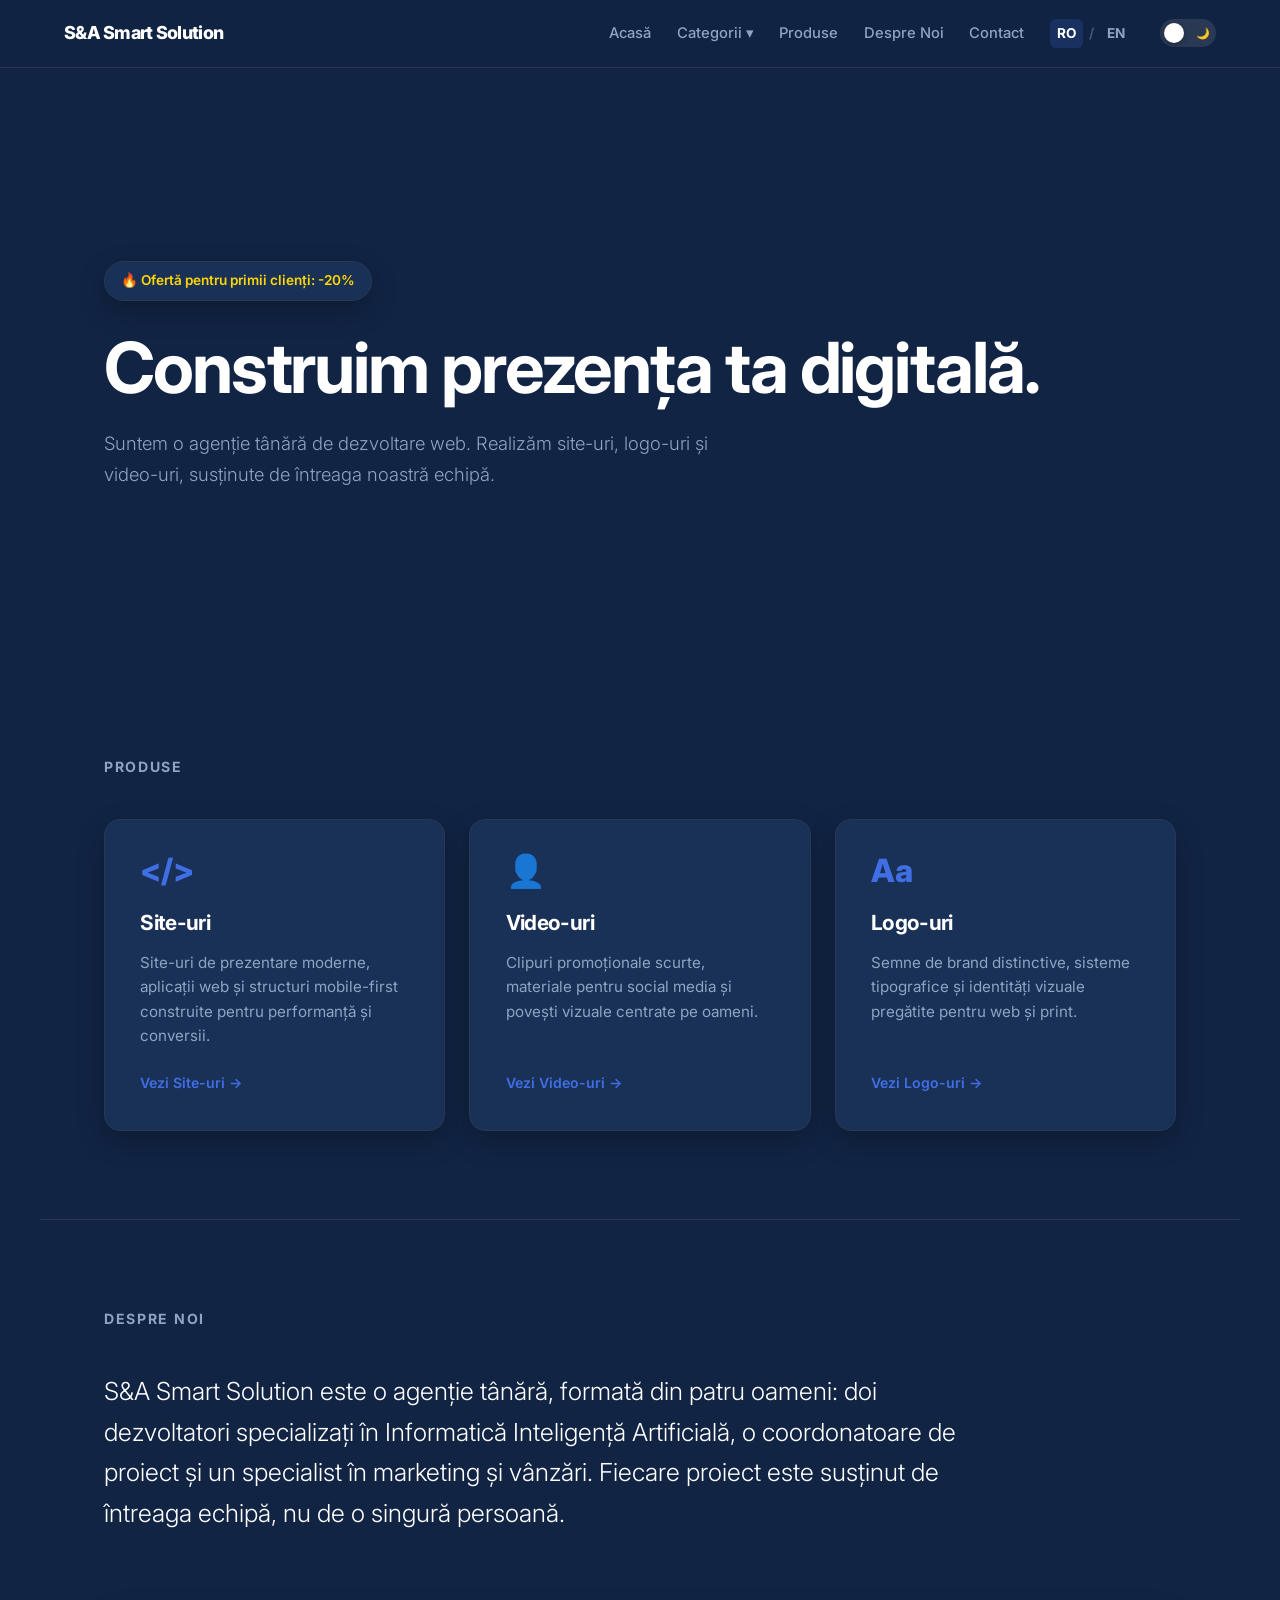
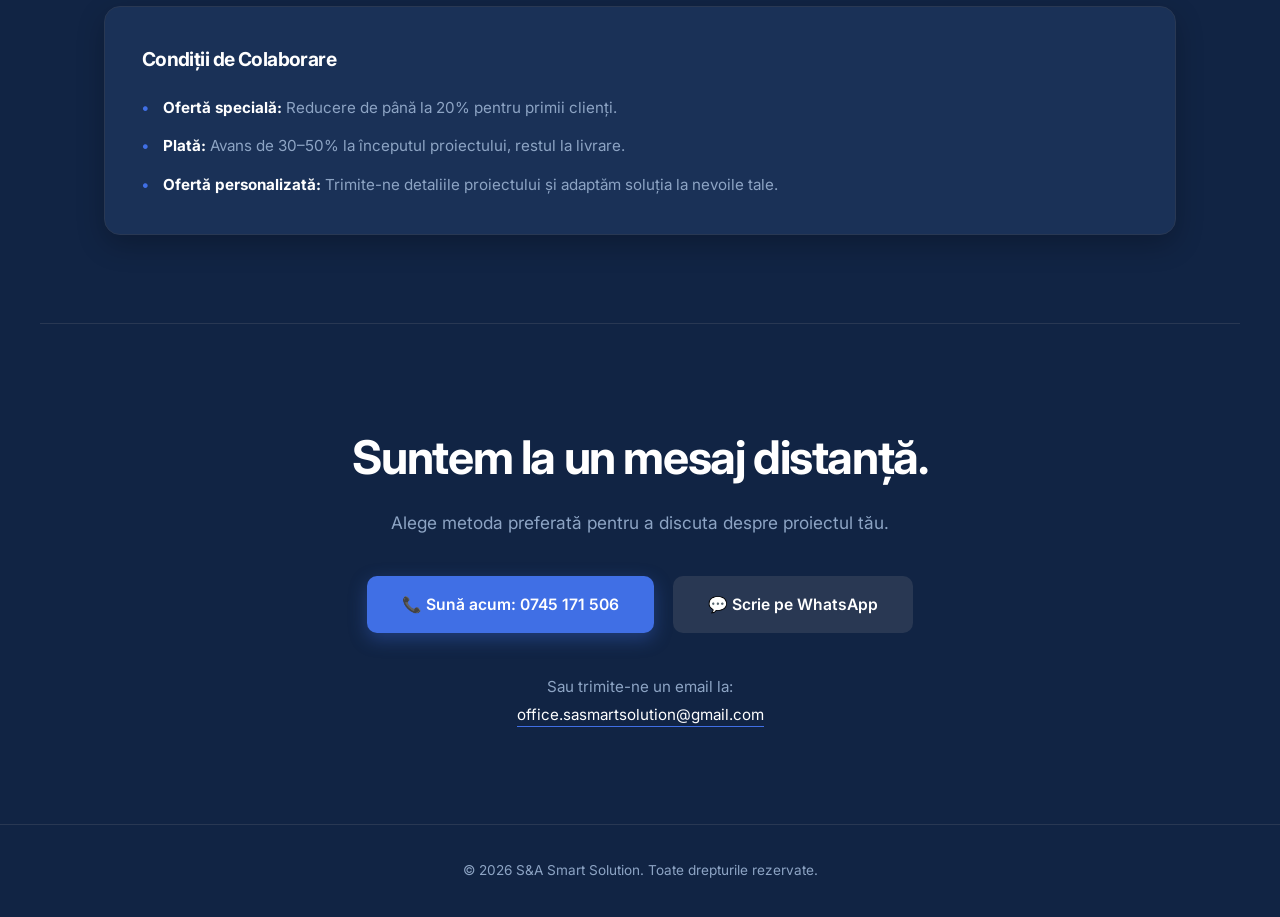
<file: html/homepage.html>
<!DOCTYPE html>
<html lang="ro">

<head>
    <meta charset="UTF-8">
    <meta name="viewport" content="width=device-width, initial-scale=1.0">
    <title>S&A Smart Solution | Web & AI Agency</title>
    <link rel="stylesheet" href="../style.css">
    <link rel="preconnect" href="https://fonts.googleapis.com">
    <link rel="preconnect" href="https://fonts.gstatic.com" crossorigin>
    <link href="https://fonts.googleapis.com/css2?family=Inter:wght@300;400;600;800&display=swap" rel="stylesheet">
</head>

<body>

    <nav class="navbar">
        <a href="homepage.html" class="logo">S&A Smart Solution</a>
        <div class="nav-controls">
            <div class="nav-links" id="navLinks">
                <a href="homepage.html" data-en="Home" data-ro="Acasă">Acasă</a>
                <div class="nav-dropdown">
                    <button type="button" class="dropdown-toggle" id="dropdownToggle" aria-expanded="false"
                        data-en="Categories ▾" data-ro="Categorii ▾">Categorii ▾</button>
                    <div class="dropdown-menu" id="dropdownMenu">
                        <a href="websites.html" data-en="Websites" data-ro="Site-uri">Site-uri</a>
                        <a href="logos.html" data-en="Logos" data-ro="Logo-uri">Logo-uri</a>
                        <a href="videos.html" data-en="Videos" data-ro="Video-uri">Video-uri</a>
                    </div>
                </div>
                <a href="#products" data-en="Products" data-ro="Produse">Produse</a>
                <a href="#about" data-en="About" data-ro="Despre Noi">Despre Noi</a>
                <a href="#contact" data-en="Contact" data-ro="Contact">Contact</a>
                <div class="lang-switch">
                    <span class="lang-btn active" data-lang="ro">RO</span>
                    <span class="lang-sep">/</span>
                    <span class="lang-btn" data-lang="en">EN</span>
                </div>
            </div>
            <label class="theme-switch" for="checkbox">
                <input type="checkbox" id="checkbox" />
                <div class="slider round">
                    <span class="icon sun">☀️</span>
                    <span class="icon moon">🌙</span>
                </div>
            </label>
            <button class="hamburger" id="hamburger" aria-label="Menu" aria-expanded="false">
                <span></span>
                <span></span>
                <span></span>
            </button>
        </div>
    </nav>

    <header class="hero reveal">
        <div class="discount-badge" data-en="🔥 Early client offer: up to 20% off"
            data-ro="🔥 Ofertă pentru primii clienți: -20%">🔥 Ofertă pentru primii clienți: -20%</div>
        <h1 class="hero-title" data-en="We build your digital presence." data-ro="Construim prezența ta digitală.">
            Construim prezența ta digitală.</h1>
        <p class="hero-subtitle"
            data-en="We are a young web development agency. We create websites, logos, and videos to boost your company's engagement."
            data-ro="Suntem o agenție tânără de dezvoltare web. Realizăm site-uri, logo-uri și video-uri, susținute de întreaga noastră echipă.">
            Suntem o agenție tânără de dezvoltare web. Realizăm site-uri, logo-uri și video-uri, susținute de întreaga
            noastră echipă.</p>
    </header>

    <section id="products" class="products-section">
        <h2 class="section-title reveal" data-en="Products" data-ro="Produse">Produse</h2>
        <div class="grid">
            <a href="websites.html" class="product-card reveal">
                <div>
                    <div class="product-symbol">&lt;/&gt;</div>
                    <h3 data-en="Websites" data-ro="Site-uri">Site-uri</h3>
                    <p data-en="Modern presentation websites, custom web apps, and mobile-first layouts built for performance and conversions."
                        data-ro="Site-uri de prezentare moderne, aplicații web și structuri mobile-first construite pentru performanță și conversii.">
                        Site-uri de prezentare moderne, aplicații web și structuri mobile-first construite pentru
                        performanță și conversii.</p>
                </div>
                <span class="product-cta" data-en="Explore Websites →" data-ro="Vezi Site-uri →">Vezi Site-uri →</span>
            </a>

            <a href="videos.html" class="product-card reveal">
                <div>
                    <div class="product-symbol">👤</div>
                    <h3 data-en="Videos" data-ro="Video-uri">Video-uri</h3>
                    <p data-en="Short promotional clips, social media reels, and human-centered brand stories tailored for audience retention."
                        data-ro="Clipuri promoționale scurte, materiale pentru social media și povești vizuale centrate pe oameni.">
                        Clipuri promoționale scurte, materiale pentru social media și povești vizuale centrate pe
                        oameni.</p>
                </div>
                <span class="product-cta" data-en="Explore Videos →" data-ro="Vezi Video-uri →">Vezi Video-uri →</span>
            </a>

            <a href="logos.html" class="product-card reveal">
                <div>
                    <div class="product-symbol">Aa</div>
                    <h3 data-en="Logos" data-ro="Logo-uri">Logo-uri</h3>
                    <p data-en="Distinctive brand marks, typography systems, and versatile visual identities ready for web and print."
                        data-ro="Semne de brand distinctive, sisteme tipografice și identități vizuale pregătite pentru web și print.">
                        Semne de brand distinctive, sisteme tipografice și identități vizuale pregătite pentru web și
                        print.</p>
                </div>
                <span class="product-cta" data-en="Explore Logos →" data-ro="Vezi Logo-uri →">Vezi Logo-uri →</span>
            </a>
        </div>
    </section>

    <section id="about" class="about-section reveal">
        <div class="about-content">
            <h2 class="section-title" data-en="About Us" data-ro="Despre Noi">Despre Noi</h2>
            <p data-en="S&A Smart Solution is a young digital agency made up of four people: two developers specialized in Computer Science Artificial Intelligence, a project coordinator, and a marketing and sales specialist. Every project is supported by the entire team, not just one person."
                data-ro="S&A Smart Solution este o agenție tânără, formată din patru oameni: doi dezvoltatori specializați în Informatică Inteligență Artificială, o coordonatoare de proiect și un specialist în marketing și vânzări. Fiecare proiect este susținut de întreaga echipă, nu de o singură persoană.">
                S&A Smart Solution este o agenție tânără, formată din patru oameni: doi dezvoltatori specializați în
                Informatică Inteligență Artificială, o coordonatoare de proiect și un specialist în marketing și
                vânzări. Fiecare proiect este susținut de întreaga echipă, nu de o singură persoană.</p>
        </div>
    </section>

    <section class="terms-section reveal">
        <div class="terms-box">
            <h3 data-en="Collaboration Terms" data-ro="Condiții de Colaborare">Condiții de Colaborare</h3>
            <ul>
                <li data-en="<strong>Special offer:</strong> Up to 20% discount for early clients."
                    data-ro="<strong>Ofertă specială:</strong> Reducere de până la 20% pentru primii clienți.">
                    <strong>Ofertă specială:</strong> Reducere de până la 20% pentru primii clienți.
                </li>
                <li data-en="<strong>Payment:</strong> 30–50% advance at the start of the project, the rest upon delivery."
                    data-ro="<strong>Plată:</strong> Avans de 30–50% la începutul proiectului, restul la livrare.">
                    <strong>Plată:</strong> Avans de 30–50% la începutul proiectului, restul la livrare.
                </li>
                <li data-en="<strong>Custom offer:</strong> Send us your project details and we will tailor the scope to your needs."
                    data-ro="<strong>Ofertă personalizată:</strong> Trimite-ne detaliile proiectului și adaptăm soluția la nevoile tale.">
                    <strong>Ofertă personalizată:</strong> Trimite-ne detaliile proiectului și adaptăm soluția la
                    nevoile tale.
                </li>
            </ul>
        </div>
    </section>

    <section id="contact" class="contact-section reveal">
        <h2 data-en="We are just a message away." data-ro="Suntem la un mesaj distanță.">Suntem la un mesaj distanță.
        </h2>
        <p class="contact-sub" data-en="Choose your preferred method to discuss your project."
            data-ro="Alege metoda preferată pentru a discuta despre proiectul tău.">Alege metoda preferată pentru a
            discuta despre proiectul tău.</p>
        <div class="contact-buttons">
            <a href="tel:0745171506" class="btn btn-primary" data-en="📞 Call now: 0745 171 506"
                data-ro="📞 Sună acum: 0745 171 506">📞 Sună acum: 0745 171 506</a>
            <a href="https://wa.me/40745171506" target="_blank" rel="noopener noreferrer" class="btn btn-secondary"
                data-en="💬 Message on WhatsApp" data-ro="💬 Scrie pe WhatsApp">💬 Scrie pe WhatsApp</a>
        </div>
        <p class="email-text"
            data-en="Or send us an email at: <br> <a href='mailto:office.sasmartsolution@gmail.com'>office.sasmartsolution@gmail.com</a>"
            data-ro="Sau trimite-ne un email la: <br> <a href='mailto:office.sasmartsolution@gmail.com'>office.sasmartsolution@gmail.com</a>">
            Sau trimite-ne un email la: <br> <a
                href="mailto:office.sasmartsolution@gmail.com">office.sasmartsolution@gmail.com</a></p>
    </section>

    <footer>
        <p data-en="&copy; 2026 S&A Smart Solution. All rights reserved."
            data-ro="&copy; 2026 S&A Smart Solution. Toate drepturile rezervate.">&copy; 2026 S&A Smart Solution. Toate
            drepturile rezervate.</p>
    </footer>

    <script src="../js/theme.js"></script>
    <script src="../js/lang.js"></script>
    <script src="../js/hamburger.js"></script>
    <script src="../js/reveal.js"></script>
</body>

</html>
</file>
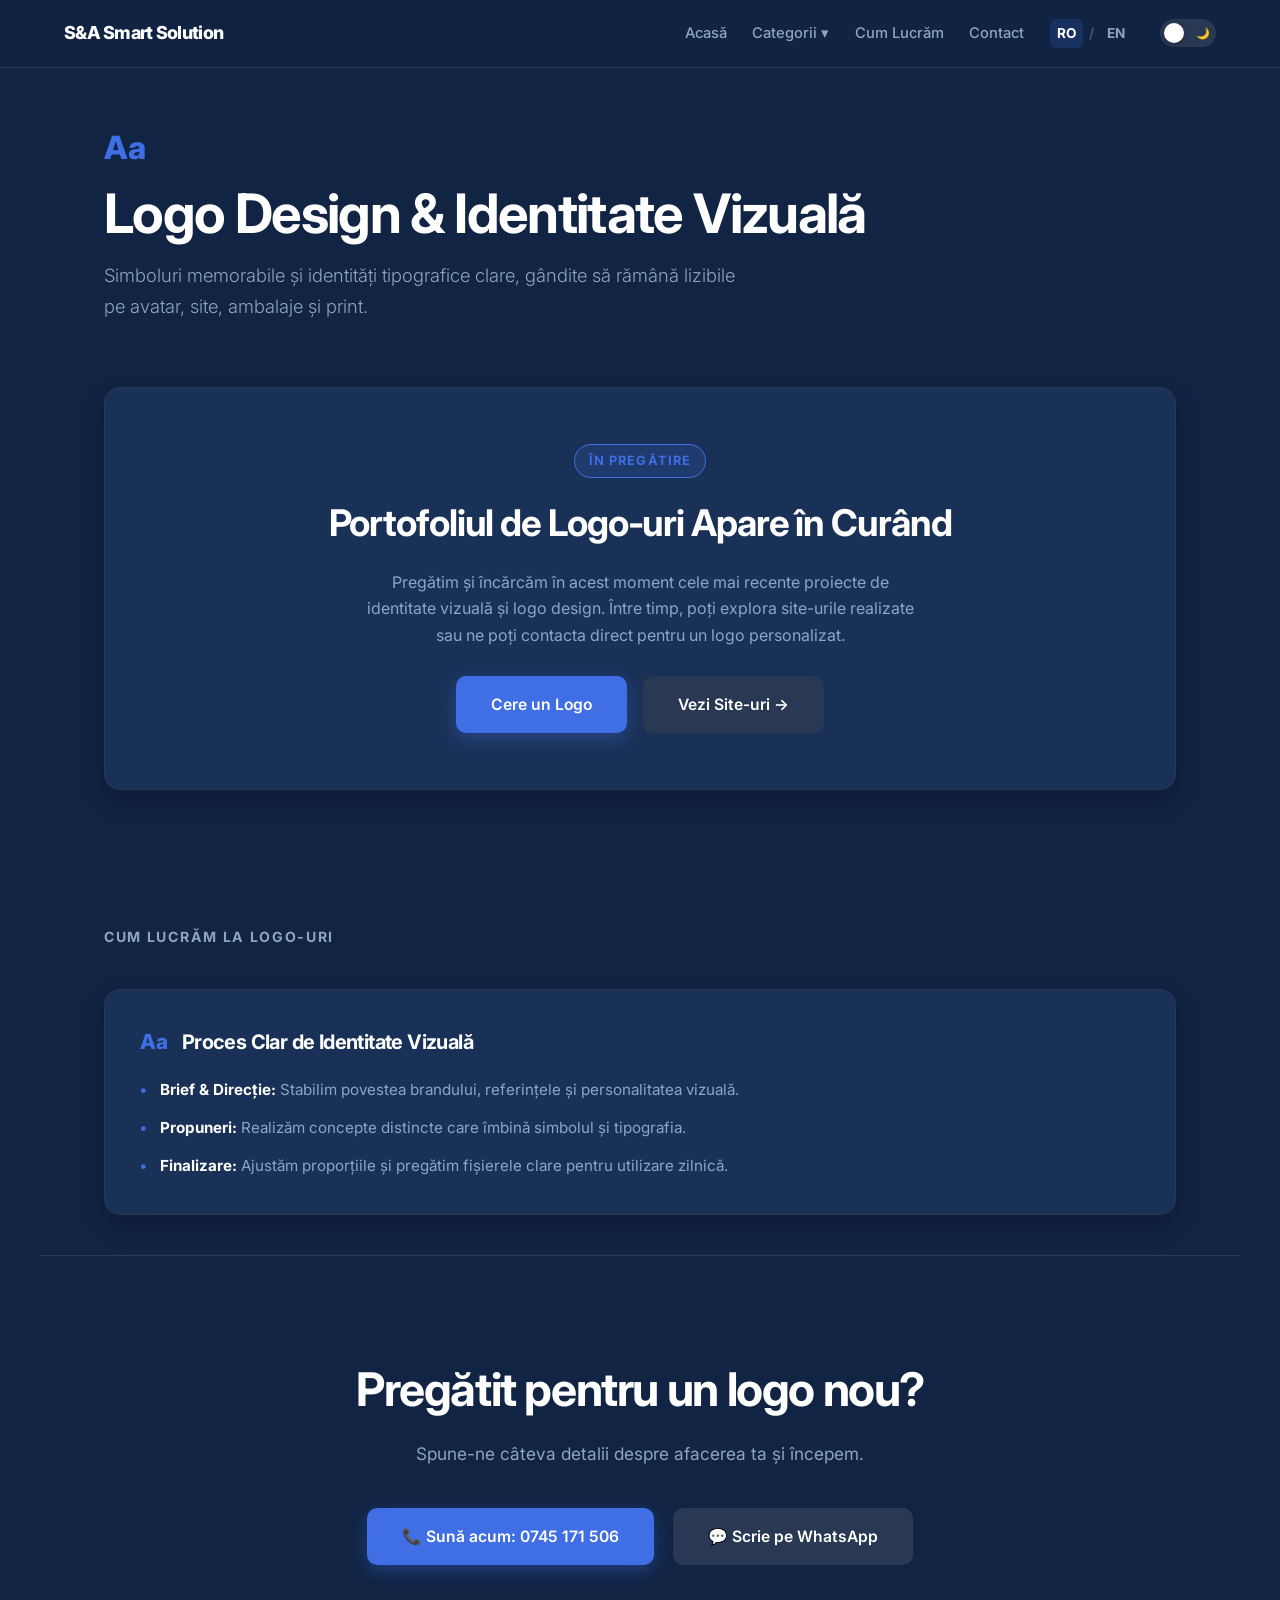
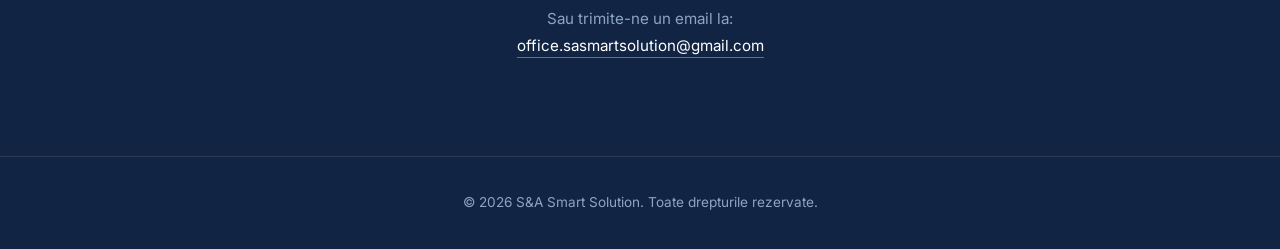
<file: html/logos.html>
<!DOCTYPE html>
<html lang="ro">

<head>
    <meta charset="UTF-8">
    <meta name="viewport" content="width=device-width, initial-scale=1.0">
    <title>Logos | S&A Smart Solution</title>
    <link rel="stylesheet" href="../style.css">
    <link rel="preconnect" href="https://fonts.googleapis.com">
    <link rel="preconnect" href="https://fonts.gstatic.com" crossorigin>
    <link href="https://fonts.googleapis.com/css2?family=Inter:wght@300;400;600;800&display=swap" rel="stylesheet">
    <style>
        .coming-soon-section {
            max-width: 1200px;
            margin: 0 auto;
            padding: 2rem 5% 4rem 5%;
        }

        .coming-soon-card {
            background-color: var(--bg-elevated);
            border: 1px solid var(--border);
            border-radius: var(--radius);
            padding: 3.5rem 2rem;
            text-align: center;
            box-shadow: var(--shadow);
            display: flex;
            flex-direction: column;
            align-items: center;
            gap: 1rem;
        }

        .coming-soon-badge {
            display: inline-flex;
            align-items: center;
            padding: 6px 14px;
            border-radius: 999px;
            background-color: rgba(64, 111, 229, 0.15);
            border: 1px solid var(--primary);
            color: var(--primary);
            font-size: 0.8rem;
            font-weight: 700;
            text-transform: uppercase;
            letter-spacing: 0.08em;
        }

        .coming-soon-card h2 {
            font-size: clamp(1.6rem, 3.5vw, 2.3rem);
        }

        .coming-soon-card p {
            max-width: 560px;
            color: var(--text-muted);
            font-size: 1rem;
            line-height: 1.65;
        }

        .coming-soon-actions {
            margin-top: 0.75rem;
            display: flex;
            flex-wrap: wrap;
            justify-content: center;
            gap: 1rem;
        }
    </style>
</head>

<body>

    <nav class="navbar">
        <a href="homepage.html" class="logo">S&A Smart Solution</a>
        <div class="nav-controls">
            <div class="nav-links" id="navLinks">
                <a href="homepage.html" data-en="Home" data-ro="Acasă">Acasă</a>
                <div class="nav-dropdown">
                    <button type="button" class="dropdown-toggle" id="dropdownToggle" aria-expanded="false"
                        data-en="Categories ▾" data-ro="Categorii ▾">Categorii ▾</button>
                    <div class="dropdown-menu" id="dropdownMenu">
                        <a href="websites.html" data-en="Websites" data-ro="Site-uri">Site-uri</a>
                        <a href="logos.html" data-en="Logos" data-ro="Logo-uri">Logo-uri</a>
                        <a href="videos.html" data-en="Videos" data-ro="Video-uri">Video-uri</a>
                    </div>
                </div>
                <a href="#workflow-logos" data-en="How We Work" data-ro="Cum Lucrăm">Cum Lucrăm</a>
                <a href="#contact" data-en="Contact" data-ro="Contact">Contact</a>
                <div class="lang-switch">
                    <span class="lang-btn active" data-lang="ro">RO</span>
                    <span class="lang-sep">/</span>
                    <span class="lang-btn" data-lang="en">EN</span>
                </div>
            </div>
            <label class="theme-switch" for="checkbox">
                <input type="checkbox" id="checkbox" />
                <div class="slider round">
                    <span class="icon sun">☀️</span>
                    <span class="icon moon">🌙</span>
                </div>
            </label>
            <button class="hamburger" id="hamburger" aria-label="Menu" aria-expanded="false">
                <span></span>
                <span></span>
                <span></span>
            </button>
        </div>
    </nav>

    <header class="page-header reveal">
        <div class="product-symbol">Aa</div>
        <h1 class="page-title" data-en="Logo Design & Brand Marks" data-ro="Logo Design & Identitate Vizuală">Logo
            Design & Identitate Vizuală</h1>
        <p class="page-subtitle"
            data-en="Memorable symbols and clean wordmarks designed to stay sharp across avatars, headers, packaging, and print."
            data-ro="Simboluri memorabile și identități tipografice clare, gândite să rămână lizibile pe avatar, site, ambalaje și print.">
            Simboluri memorabile și identități tipografice clare, gândite să rămână lizibile pe avatar, site, ambalaje
            și print.</p>
    </header>

    <section class="coming-soon-section">
        <div class="coming-soon-card reveal">
            <span class="coming-soon-badge" data-en="In Preparation" data-ro="În Pregătire">În Pregătire</span>
            <h2 data-en="Logo Portfolio Coming Soon" data-ro="Portofoliul de Logo-uri Apare în Curând">Portofoliul de
                Logo-uri Apare în Curând</h2>
            <p data-en="We are currently curating and uploading our latest brand identity and logo design projects. In the meantime, you can explore our live websites or reach out directly for a custom logo."
                data-ro="Pregătim și încărcăm în acest moment cele mai recente proiecte de identitate vizuală și logo design. Între timp, poți explora site-urile realizate sau ne poți contacta direct pentru un logo personalizat.">
                Pregătim și încărcăm în acest moment cele mai recente proiecte de identitate vizuală și logo design.
                Între timp, poți explora site-urile realizate sau ne poți contacta direct pentru un logo personalizat.
            </p>
            <div class="coming-soon-actions">
                <a href="#contact" class="btn btn-primary" data-en="Request a Logo" data-ro="Cere un Logo">Cere un
                    Logo</a>
                <a href="websites.html" class="btn btn-secondary" data-en="Explore Websites →"
                    data-ro="Vezi Site-uri →">Vezi Site-uri →</a>
            </div>
        </div>
    </section>

    <section id="workflow-logos" class="workflow-section">
        <h2 class="section-title reveal" data-en="How We Design Logos" data-ro="Cum Lucrăm la Logo-uri">Cum Lucrăm la
            Logo-uri</h2>
        <div class="workflow-card reveal">
            <div class="workflow-header">
                <span class="workflow-badge">Aa</span>
                <h3 data-en="Structured Visual Identity Process" data-ro="Proces Clar de Identitate Vizuală">Proces Clar
                    de Identitate Vizuală</h3>
            </div>
            <ul class="workflow-steps">
                <li data-en="<strong>Brief & Mood:</strong> We gather your brand story, references, and visual personality."
                    data-ro="<strong>Brief & Direcție:</strong> Stabilim povestea brandului, referințele și personalitatea vizuală.">
                    <strong>Brief & Direcție:</strong> Stabilim povestea brandului, referințele și personalitatea
                    vizuală.
                </li>
                <li data-en="<strong>Explorations:</strong> We create distinct logo concepts combining symbol and typography."
                    data-ro="<strong>Propuneri:</strong> Realizăm concepte distincte care îmbină simbolul și tipografia.">
                    <strong>Propuneri:</strong> Realizăm concepte distincte care îmbină simbolul și tipografia.
                </li>
                <li data-en="<strong>Finalization:</strong> We refine proportions and prepare clean files for everyday use."
                    data-ro="<strong>Finalizare:</strong> Ajustăm proporțiile și pregătim fișierele clare pentru utilizare zilnică.">
                    <strong>Finalizare:</strong> Ajustăm proporțiile și pregătim fișierele clare pentru utilizare
                    zilnică.
                </li>
            </ul>
        </div>
    </section>

    <section id="contact" class="contact-section reveal">
        <h2 data-en="Ready to shape your brand mark?" data-ro="Pregătit pentru un logo nou?">Pregătit pentru un logo
            nou?</h2>
        <p class="contact-sub" data-en="Tell us about your business and let's start."
            data-ro="Spune-ne câteva detalii despre afacerea ta și începem.">Spune-ne câteva detalii despre afacerea ta
            și începem.</p>
        <div class="contact-buttons">
            <a href="tel:0745171506" class="btn btn-primary" data-en="📞 Call now: 0745 171 506"
                data-ro="📞 Sună acum: 0745 171 506">📞 Sună acum: 0745 171 506</a>
            <a href="https://wa.me/40745171506" target="_blank" rel="noopener noreferrer" class="btn btn-secondary"
                data-en="💬 Message on WhatsApp" data-ro="💬 Scrie pe WhatsApp">💬 Scrie pe WhatsApp</a>
        </div>
        <p class="email-text"
            data-en="Or send us an email at: <br> <a href='mailto:office.sasmartsolution@gmail.com'>office.sasmartsolution@gmail.com</a>"
            data-ro="Sau trimite-ne un email la: <br> <a href='mailto:office.sasmartsolution@gmail.com'>office.sasmartsolution@gmail.com</a>">
            Sau trimite-ne un email la: <br> <a
                href="mailto:office.sasmartsolution@gmail.com">office.sasmartsolution@gmail.com</a></p>
    </section>

    <footer>
        <p data-en="&copy; 2026 S&A Smart Solution. All rights reserved."
            data-ro="&copy; 2026 S&A Smart Solution. Toate drepturile rezervate.">&copy; 2026 S&A Smart Solution. Toate
            drepturile rezervate.</p>
    </footer>

    <script src="../js/theme.js"></script>
    <script src="../js/lang.js"></script>
    <script src="../js/hamburger.js"></script>
    <script src="../js/reveal.js"></script>
</body>

</html>
</file>
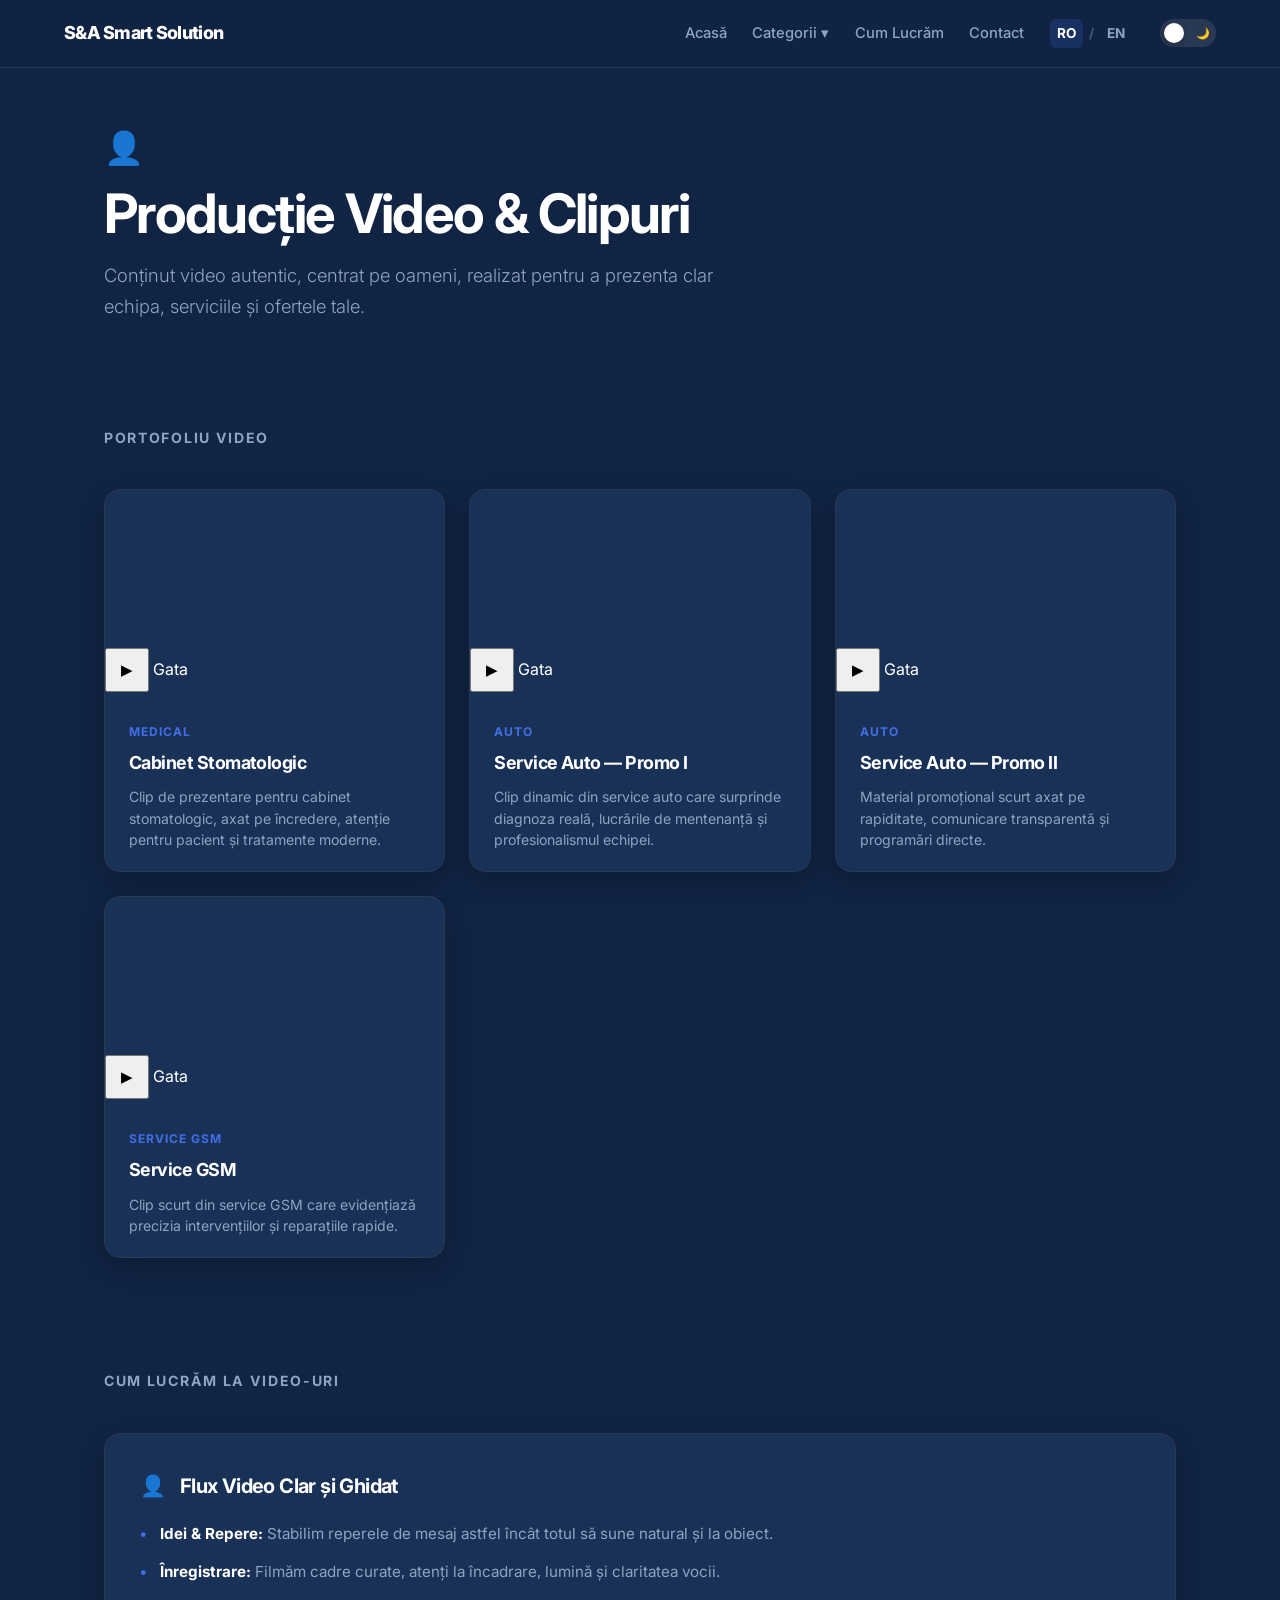
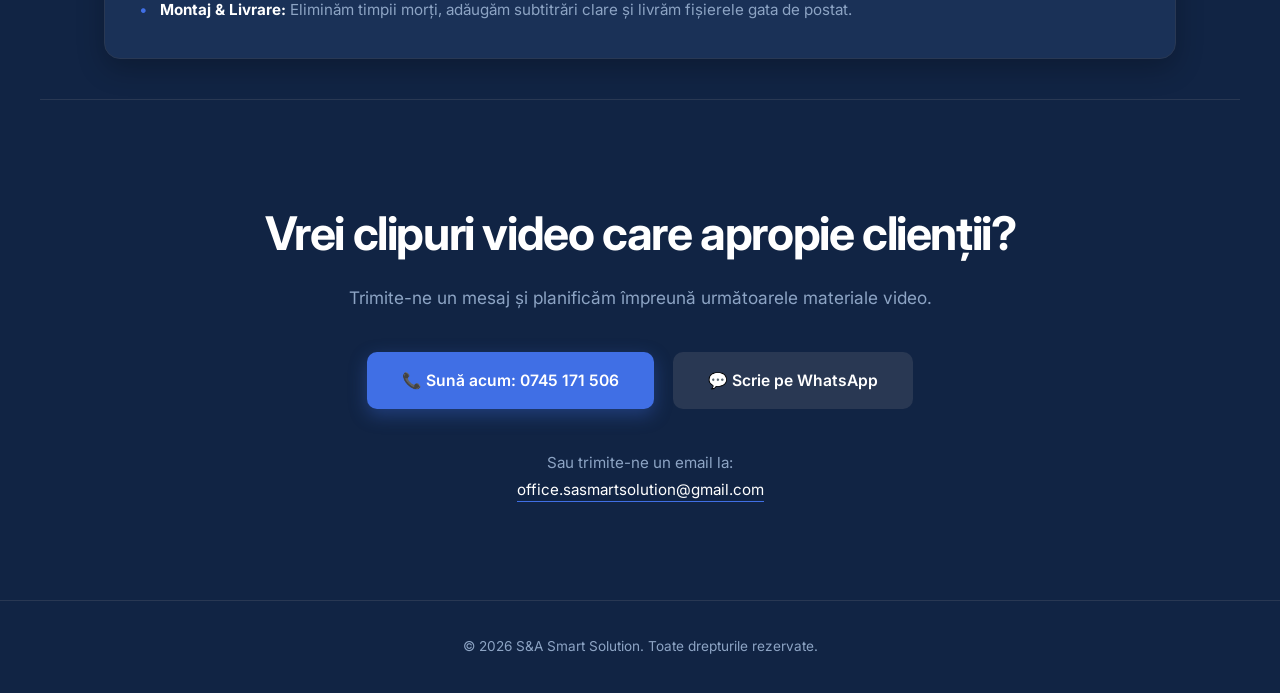
<file: html/videos.html>
<!DOCTYPE html>
<html lang="ro">

<head>
    <meta charset="UTF-8">
    <meta name="viewport" content="width=device-width, initial-scale=1.0">
    <title>Videos | S&A Smart Solution</title>
    <link rel="stylesheet" href="../style.css">
    <link rel="preconnect" href="https://fonts.googleapis.com">
    <link rel="preconnect" href="https://fonts.gstatic.com" crossorigin>
    <link href="https://fonts.googleapis.com/css2?family=Inter:wght@300;400;600;800&display=swap" rel="stylesheet">
    <style>
        .video-card {
            cursor: pointer;
        }

        .video-card .video-frame {
            max-height: 210px;
            aspect-ratio: 16 / 10;
        }

        .video-card .project-content {
            padding: 1.35rem 1.5rem;
        }

        .video-card .project-content h3 {
            font-size: 1.12rem;
            margin-bottom: 0.55rem;
        }

        .video-card .project-content p {
            font-size: 0.88rem;
            line-height: 1.5;
        }

        .video-card .video-play-btn {
            width: 44px;
            height: 44px;
            font-size: 0.95rem;
        }

        .video-overlay {
            position: fixed;
            inset: 0;
            background: rgba(8, 17, 34, 0.88);
            backdrop-filter: blur(10px);
            -webkit-backdrop-filter: blur(10px);
            display: flex;
            align-items: center;
            justify-content: center;
            padding: 1.25rem;
            opacity: 0;
            visibility: hidden;
            pointer-events: none;
            transition: opacity 0.25s ease, visibility 0.25s ease;
            z-index: 2000;
        }

        .video-overlay.open {
            opacity: 1;
            visibility: visible;
            pointer-events: auto;
        }

        .video-overlay-box {
            position: relative;
            width: 100%;
            max-width: 900px;
            background-color: var(--bg-elevated, #1a3157);
            border: 1px solid var(--border, #293853);
            border-radius: 16px;
            padding: 0.75rem;
            box-shadow: 0 24px 60px rgba(0, 0, 0, 0.55);
            transform: scale(0.96);
            transition: transform 0.25s ease;
        }

        .video-overlay.open .video-overlay-box {
            transform: scale(1);
        }

        .video-overlay-close {
            position: absolute;
            top: -16px;
            right: -12px;
            width: 40px;
            height: 40px;
            border-radius: 50%;
            border: 1px solid rgba(255, 255, 255, 0.25);
            background-color: #112444;
            color: #ffffff;
            font-size: 1rem;
            font-weight: 700;
            display: flex;
            align-items: center;
            justify-content: center;
            box-shadow: 0 6px 18px rgba(0, 0, 0, 0.4);
            z-index: 10;
            transition: background-color 0.2s ease, transform 0.2s ease;
        }

        .video-overlay-close:hover {
            background-color: var(--primary, #406fe5);
            transform: scale(1.06);
        }

        .video-overlay-player {
            width: 100%;
            max-height: 76dvh;
            border-radius: 10px;
            background-color: #000000;
            display: block;
        }

        .video-overlay-caption {
            padding: 0.75rem 0.35rem 0.2rem;
            font-size: 0.95rem;
            font-weight: 600;
            color: var(--text, #ffffff);
        }

        @media (max-width: 900px) {
            .video-card .video-frame {
                max-height: 180px;
            }

            .video-card .project-content {
                padding: 1.15rem 1.25rem;
            }

            .video-overlay {
                padding: 0.9rem;
            }

            .video-overlay-box {
                padding: 0.55rem;
            }

            .video-overlay-close {
                top: -14px;
                right: -6px;
                width: 38px;
                height: 38px;
            }

            .video-overlay-player {
                max-height: 70dvh;
            }
        }
    </style>
</head>

<body>

    <nav class="navbar">
        <a href="homepage.html" class="logo">S&A Smart Solution</a>
        <div class="nav-controls">
            <div class="nav-links" id="navLinks">
                <a href="homepage.html" data-en="Home" data-ro="Acasă">Acasă</a>
                <div class="nav-dropdown">
                    <button type="button" class="dropdown-toggle" id="dropdownToggle" aria-expanded="false" data-en="Categories ▾"
                        data-ro="Categorii ▾">Categorii ▾</button>
                    <div class="dropdown-menu" id="dropdownMenu">
                        <a href="websites.html" data-en="Websites" data-ro="Site-uri">Site-uri</a>
                        <a href="logos.html" data-en="Logos" data-ro="Logo-uri">Logo-uri</a>
                        <a href="videos.html" data-en="Videos" data-ro="Video-uri">Video-uri</a>
                    </div>
                </div>
                <a href="#workflow-videos" data-en="How We Work" data-ro="Cum Lucrăm">Cum Lucrăm</a>
                <a href="#contact" data-en="Contact" data-ro="Contact">Contact</a>
                <div class="lang-switch">
                    <span class="lang-btn active" data-lang="ro">RO</span>
                    <span class="lang-sep">/</span>
                    <span class="lang-btn" data-lang="en">EN</span>
                </div>
            </div>
            <label class="theme-switch" for="checkbox">
                <input type="checkbox" id="checkbox" />
                <div class="slider round">
                    <span class="icon sun">☀️</span>
                    <span class="icon moon">🌙</span>
                </div>
            </label>
            <button class="hamburger" id="hamburger" aria-label="Menu" aria-expanded="false">
                <span></span>
                <span></span>
                <span></span>
            </button>
        </div>
    </nav>

    <header class="page-header reveal">
        <div class="product-symbol">👤</div>
        <h1 class="page-title" data-en="Video Production & Short Clips" data-ro="Producție Video & Clipuri">Producție Video & Clipuri</h1>
        <p class="page-subtitle"
            data-en="Authentic, human-focused video content crafted to introduce your team, services, and offers clearly."
            data-ro="Conținut video autentic, centrat pe oameni, realizat pentru a prezenta clar echipa, serviciile și ofertele tale.">
            Conținut video autentic, centrat pe oameni, realizat pentru a prezenta clar echipa, serviciile și ofertele tale.</p>
    </header>

    <section class="work-section">
        <h2 class="section-title reveal" data-en="Video Portfolio" data-ro="Portofoliu Video">Portofoliu Video</h2>
        <div class="grid">
            <article class="project-card video-card reveal" data-video-item>
                <div class="video-frame">
                    <video class="portfolio-video" data-src="../media/cabinet-stomatologic.mp4" preload="metadata"
                        playsinline muted loop></video>
                    <button type="button" class="video-play-btn" aria-label="Play video">▶</button>
                    <span class="video-status-badge" data-en="Preview" data-ro="Previzualizare">Previzualizare</span>
                </div>
                <div class="project-content">
                    <span class="project-tag" data-en="Medical" data-ro="Medical">Medical</span>
                    <h3 data-en="Dental Clinic Presentation" data-ro="Cabinet Stomatologic">Cabinet Stomatologic</h3>
                    <p data-en="Clean, trust-building clinic video presentation highlighting patient care and modern treatments."
                        data-ro="Clip de prezentare pentru cabinet stomatologic, axat pe încredere, atenție pentru pacient și tratamente moderne.">
                        Clip de prezentare pentru cabinet stomatologic, axat pe încredere, atenție pentru pacient și tratamente moderne.</p>
                </div>
            </article>

            <article class="project-card video-card reveal" data-video-item>
                <div class="video-frame">
                    <video class="portfolio-video" data-src="../media/service-auto-1.mp4" preload="metadata"
                        playsinline muted loop></video>
                    <button type="button" class="video-play-btn" aria-label="Play video">▶</button>
                    <span class="video-status-badge" data-en="Preview" data-ro="Previzualizare">Previzualizare</span>
                </div>
                <div class="project-content">
                    <span class="project-tag" data-en="Automotive" data-ro="Auto">Auto</span>
                    <h3 data-en="Auto Service — Promo I" data-ro="Service Auto — Promo I">Service Auto — Promo I</h3>
                    <p data-en="Dynamic workshop showcase capturing real diagnostics, maintenance work, and team expertise."
                        data-ro="Clip dinamic din service auto care surprinde diagnoza reală, lucrările de mentenanță și profesionalismul echipei.">
                        Clip dinamic din service auto care surprinde diagnoza reală, lucrările de mentenanță și profesionalismul echipei.</p>
                </div>
            </article>

            <article class="project-card video-card reveal" data-video-item>
                <div class="video-frame">
                    <video class="portfolio-video" data-src="../media/service-auto-2.mp4" preload="metadata"
                        playsinline muted loop></video>
                    <button type="button" class="video-play-btn" aria-label="Play video">▶</button>
                    <span class="video-status-badge" data-en="Preview" data-ro="Previzualizare">Previzualizare</span>
                </div>
                <div class="project-content">
                    <span class="project-tag" data-en="Automotive" data-ro="Auto">Auto</span>
                    <h3 data-en="Auto Service — Promo II" data-ro="Service Auto — Promo II">Service Auto — Promo II</h3>
                    <p data-en="Short-form promotional cut focused on fast turnaround, clear communication, and direct bookings."
                        data-ro="Material promoțional scurt axat pe rapiditate, comunicare transparentă și programări directe.">
                        Material promoțional scurt axat pe rapiditate, comunicare transparentă și programări directe.</p>
                </div>
            </article>

            <article class="project-card video-card reveal" data-video-item>
                <div class="video-frame">
                    <video class="portfolio-video" data-src="../media/service-gsm.mp4" preload="metadata"
                        playsinline muted loop></video>
                    <button type="button" class="video-play-btn" aria-label="Play video">▶</button>
                    <span class="video-status-badge" data-en="Preview" data-ro="Previzualizare">Previzualizare</span>
                </div>
                <div class="project-content">
                    <span class="project-tag" data-en="GSM & Tech Repair" data-ro="Service GSM">Service GSM</span>
                    <h3 data-en="GSM Repair Service" data-ro="Service GSM">Service GSM</h3>
                    <p data-en="Close-up tech repair reel demonstrating precision diagnostics and rapid smartphone servicing."
                        data-ro="Clip scurt din service GSM care evidențiază precizia intervențiilor și reparațiile rapide.">
                        Clip scurt din service GSM care evidențiază precizia intervențiilor și reparațiile rapide.</p>
                </div>
            </article>
        </div>
    </section>

    <section id="workflow-videos" class="workflow-section">
        <h2 class="section-title reveal" data-en="How We Produce Videos" data-ro="Cum Lucrăm la Video-uri">Cum Lucrăm la Video-uri</h2>
        <div class="workflow-card reveal">
            <div class="workflow-header">
                <span class="workflow-badge">👤</span>
                <h3 data-en="Simple, Guided Video Workflow" data-ro="Flux Video Clar și Ghidat">Flux Video Clar și Ghidat</h3>
            </div>
            <ul class="workflow-steps">
                <li data-en="<strong>Script & Talking Points:</strong> We outline what to say so delivery feels natural and direct."
                    data-ro="<strong>Idei & Repere:</strong> Stabilim reperele de mesaj astfel încât totul să sune natural și la obiect.">
                    <strong>Idei & Repere:</strong> Stabilim reperele de mesaj astfel încât totul să sune natural și la obiect.</li>
                <li data-en="<strong>Recording:</strong> We shoot clean footage with attention to framing, lighting, and audio."
                    data-ro="<strong>Înregistrare:</strong> Filmăm cadre curate, atenți la încadrare, lumină și claritatea vocii.">
                    <strong>Înregistrare:</strong> Filmăm cadre curate, atenți la încadrare, lumină și claritatea vocii.</li>
                <li data-en="<strong>Editing & Delivery:</strong> We trim pauses, add clean captions, and deliver ready-to-post files."
                    data-ro="<strong>Montaj & Livrare:</strong> Eliminăm timpii morți, adăugăm subtitrări clare și livrăm fișierele gata de postat.">
                    <strong>Montaj & Livrare:</strong> Eliminăm timpii morți, adăugăm subtitrări clare și livrăm fișierele gata de postat.</li>
            </ul>
        </div>
    </section>

    <section id="contact" class="contact-section reveal">
        <h2 data-en="Want video content that connects?" data-ro="Vrei clipuri video care apropie clienții?">Vrei clipuri video care apropie clienții?</h2>
        <p class="contact-sub" data-en="Send us a message and we will plan your next videos together."
            data-ro="Trimite-ne un mesaj și planificăm împreună următoarele materiale video.">Trimite-ne un mesaj și planificăm împreună următoarele materiale video.</p>
        <div class="contact-buttons">
            <a href="tel:0745171506" class="btn btn-primary" data-en="📞 Call now: 0745 171 506"
                data-ro="📞 Sună acum: 0745 171 506">📞 Sună acum: 0745 171 506</a>
            <a href="https://wa.me/40745171506" target="_blank" rel="noopener noreferrer" class="btn btn-secondary"
                data-en="💬 Message on WhatsApp" data-ro="💬 Scrie pe WhatsApp">💬 Scrie pe WhatsApp</a>
        </div>
        <p class="email-text"
            data-en="Or send us an email at: <br> <a href='mailto:office.sasmartsolution@gmail.com'>office.sasmartsolution@gmail.com</a>"
            data-ro="Sau trimite-ne un email la: <br> <a href='mailto:office.sasmartsolution@gmail.com'>office.sasmartsolution@gmail.com</a>">
            Sau trimite-ne un email la: <br> <a href="mailto:office.sasmartsolution@gmail.com">office.sasmartsolution@gmail.com</a></p>
    </section>

    <footer>
        <p data-en="&copy; 2026 S&A Smart Solution. All rights reserved."
            data-ro="&copy; 2026 S&A Smart Solution. Toate drepturile rezervate.">&copy; 2026 S&A Smart Solution. Toate drepturile rezervate.</p>
    </footer>

    <script src="../js/theme.js"></script>
    <script src="../js/lang.js"></script>
    <script src="../js/hamburger.js"></script>
    <script src="../js/reveal.js"></script>
    <script src="../js/video-overlay.js"></script>
    <script src="../js/video-queue.js"></script>
</body>

</html>
</file>
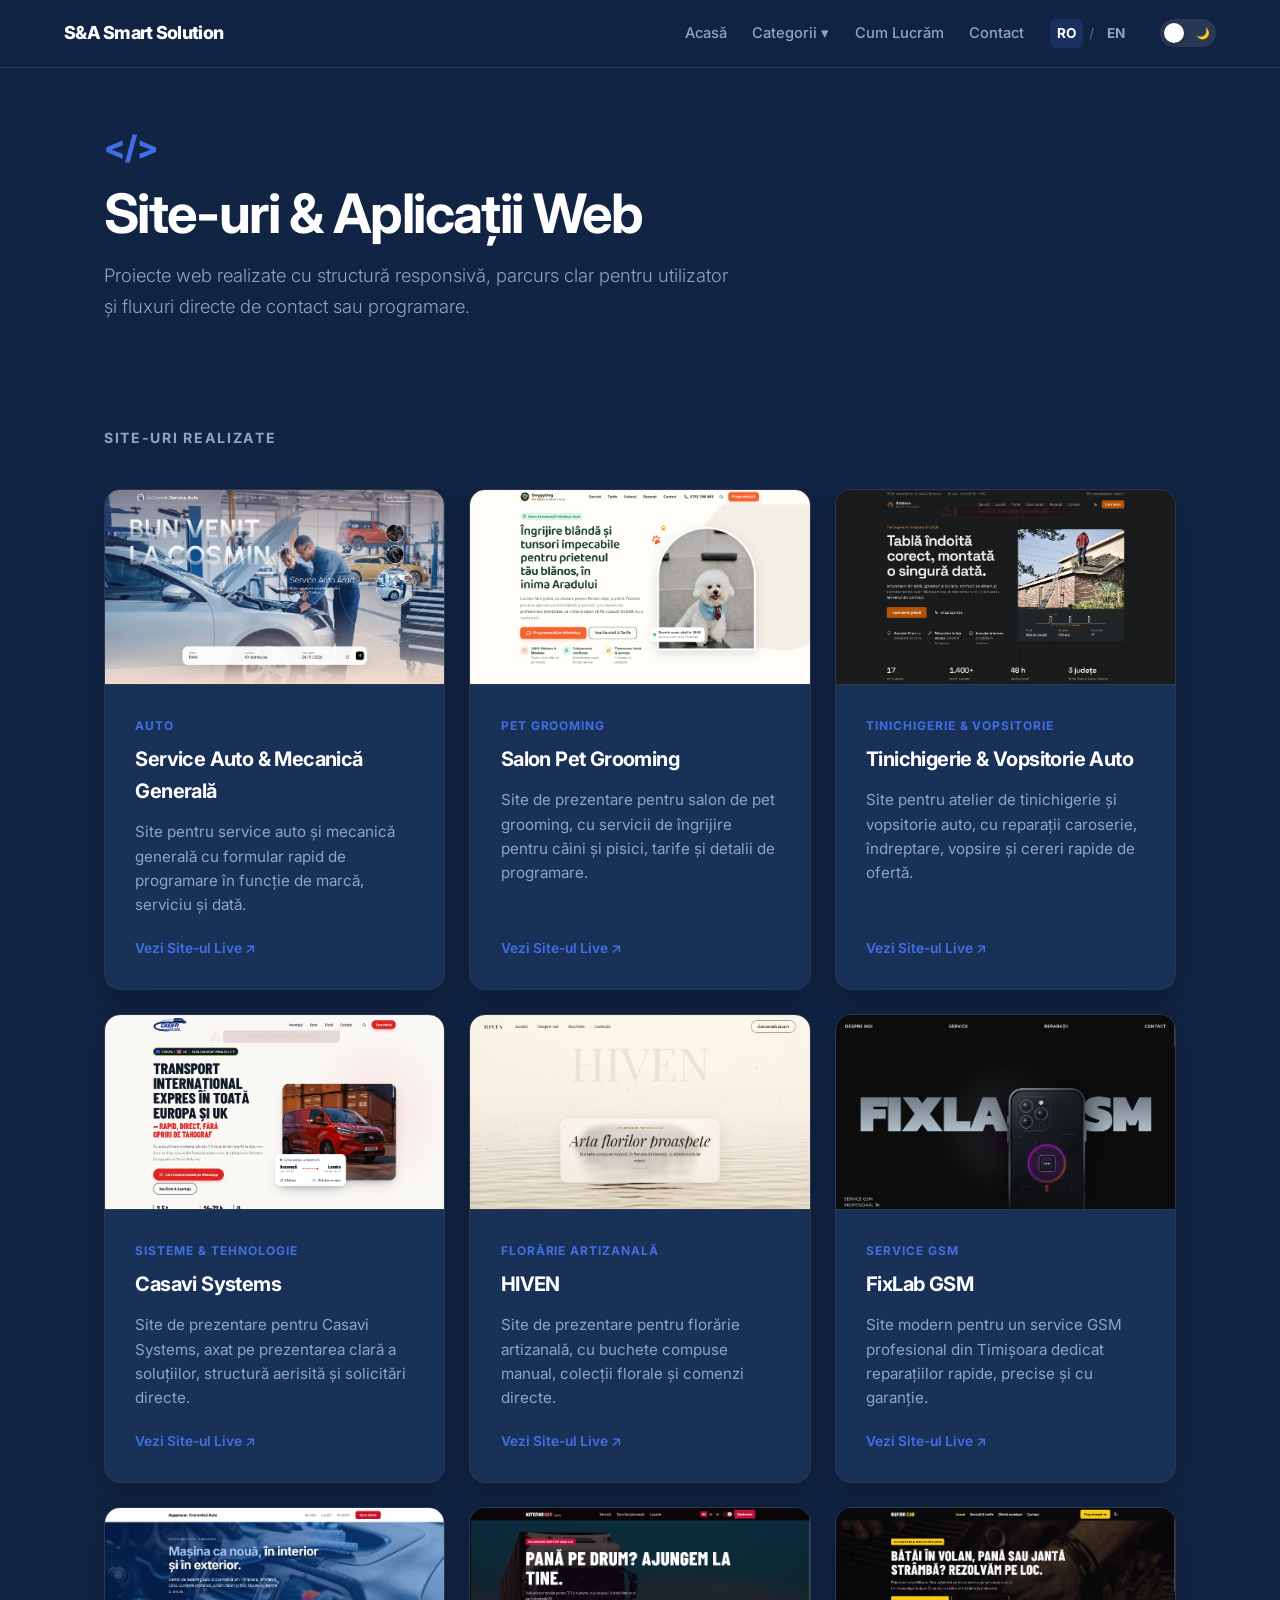
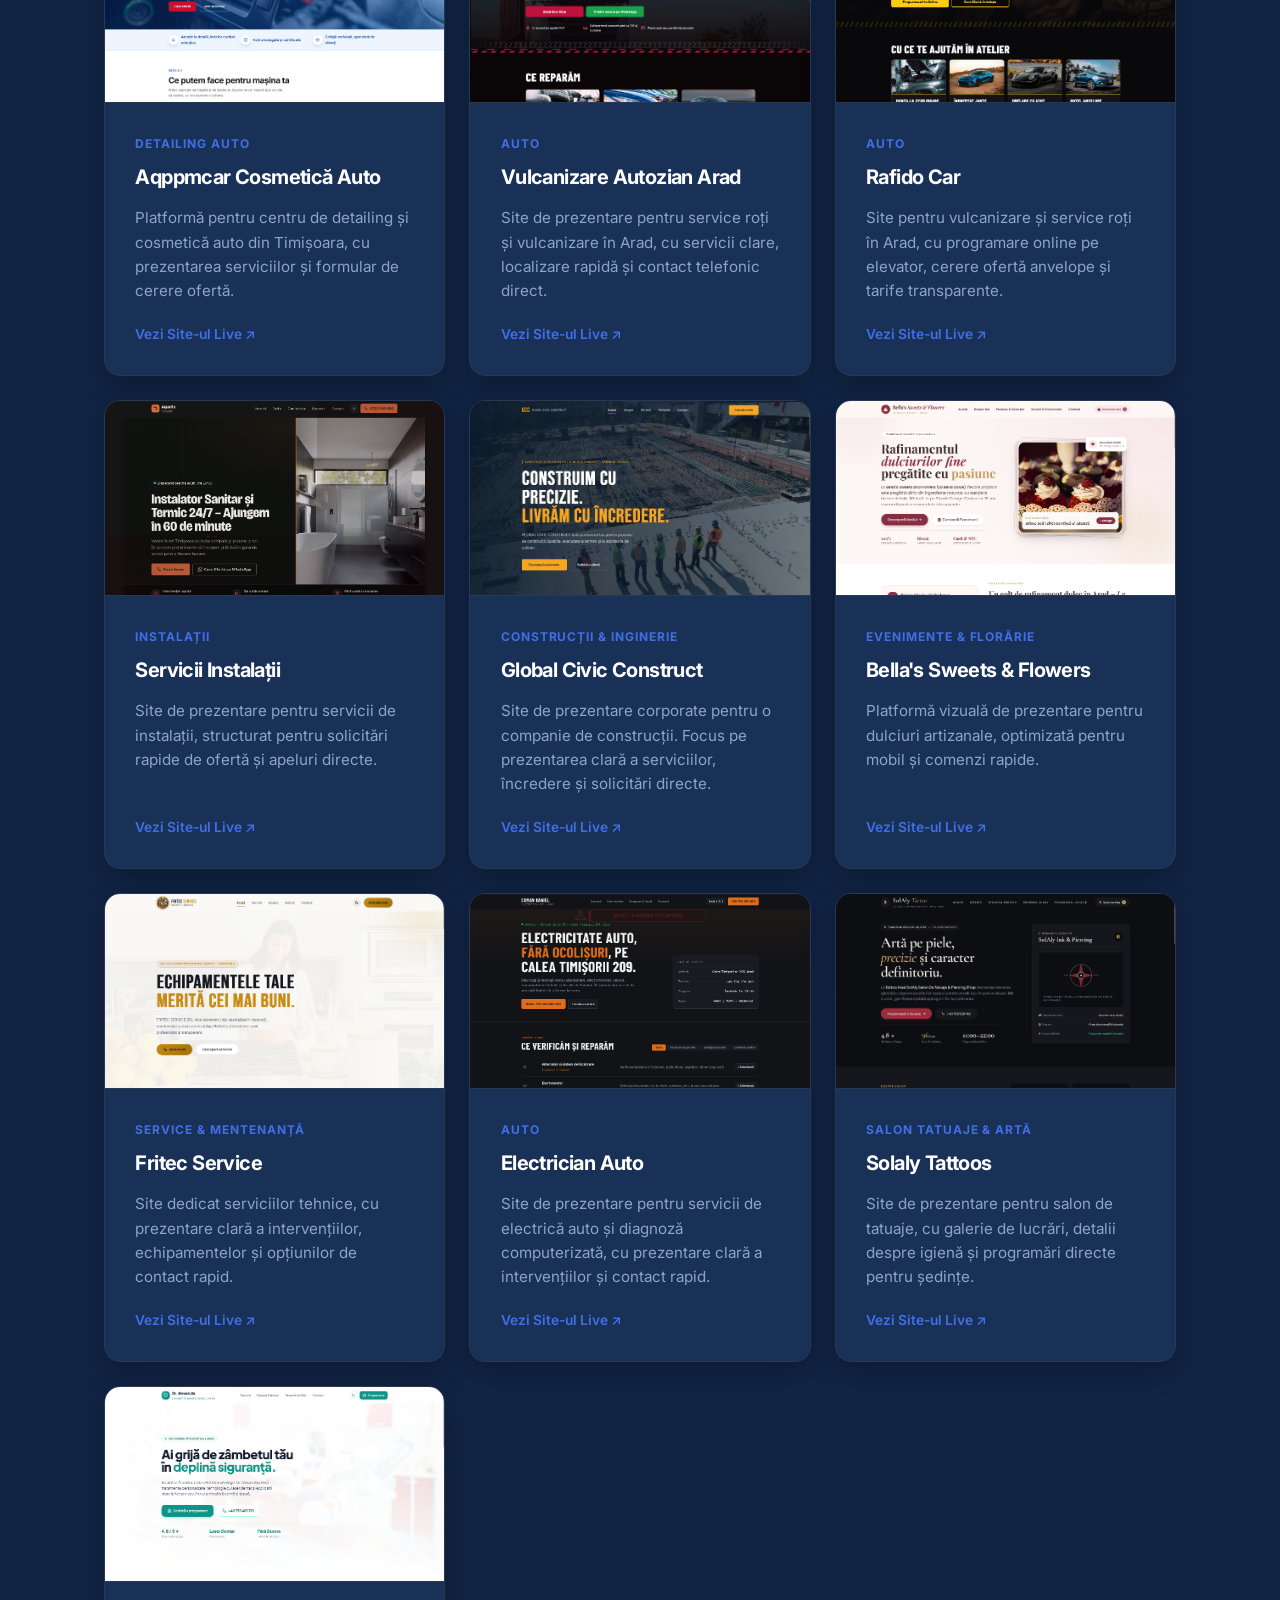
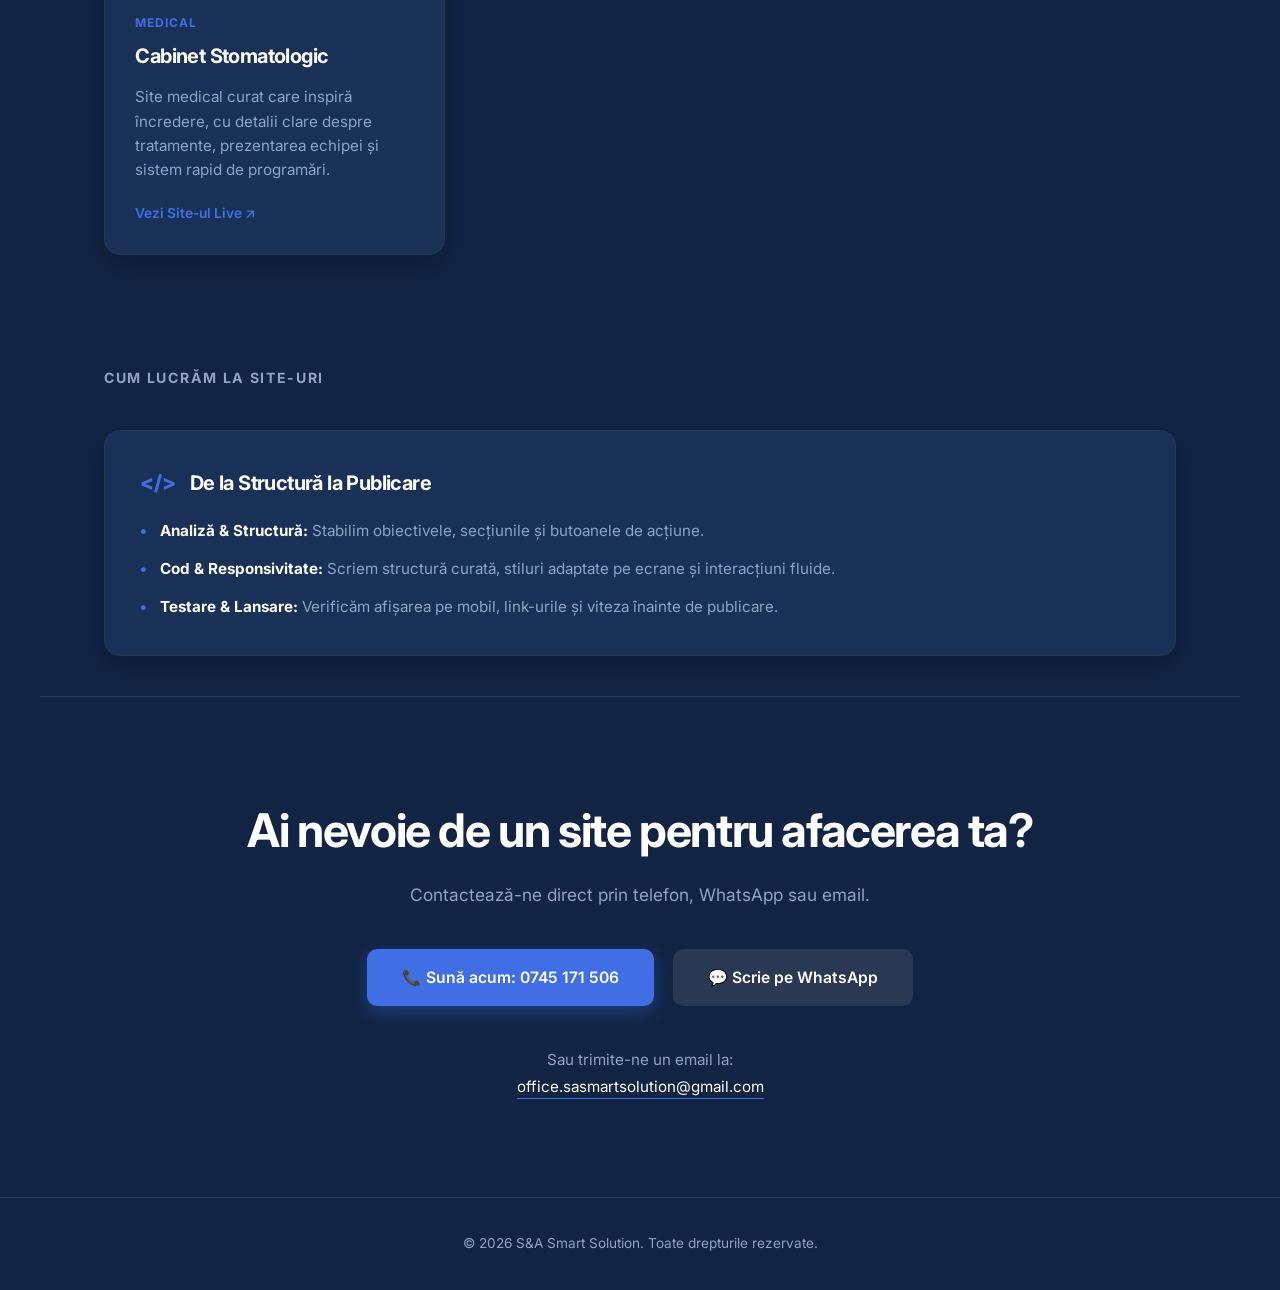
<file: html/websites.html>
<!DOCTYPE html>
<html lang="ro">

<head>
    <meta charset="UTF-8">
    <meta name="viewport" content="width=device-width, initial-scale=1.0">
    <title>Websites | S&A Smart Solution</title>
    <link rel="stylesheet" href="../style.css">
    <link rel="preconnect" href="https://fonts.googleapis.com">
    <link rel="preconnect" href="https://fonts.gstatic.com" crossorigin>
    <link href="https://fonts.googleapis.com/css2?family=Inter:wght@300;400;600;800&display=swap" rel="stylesheet">
</head>

<body>

    <nav class="navbar">
        <a href="homepage.html" class="logo">S&A Smart Solution</a>
        <div class="nav-controls">
            <div class="nav-links" id="navLinks">
                <a href="homepage.html" data-en="Home" data-ro="Acasă">Acasă</a>
                <div class="nav-dropdown">
                    <button type="button" class="dropdown-toggle" id="dropdownToggle" data-en="Categories ▾"
                        data-ro="Categorii ▾">Categorii ▾</button>
                    <div class="dropdown-menu" id="dropdownMenu">
                        <a href="websites.html" data-en="Websites" data-ro="Site-uri">Site-uri</a>
                        <a href="logos.html" data-en="Logos" data-ro="Logo-uri">Logo-uri</a>
                        <a href="videos.html" data-en="Videos" data-ro="Video-uri">Video-uri</a>
                    </div>
                </div>
                <a href="#workflow-websites" data-en="How We Work" data-ro="Cum Lucrăm">Cum Lucrăm</a>
                <a href="#contact" data-en="Contact" data-ro="Contact">Contact</a>
                <div class="lang-switch">
                    <span class="lang-btn active" data-lang="ro">RO</span>
                    <span class="lang-sep">/</span>
                    <span class="lang-btn" data-lang="en">EN</span>
                </div>
            </div>
            <label class="theme-switch" for="checkbox">
                <input type="checkbox" id="checkbox" />
                <div class="slider round">
                    <span class="icon sun">☀️</span>
                    <span class="icon moon">🌙</span>
                </div>
            </label>
            <button class="hamburger" id="hamburger" aria-label="Menu">
                <span></span>
                <span></span>
                <span></span>
            </button>
        </div>
    </nav>

    <header class="page-header reveal">
        <div class="product-symbol">&lt;/&gt;</div>
        <h1 class="page-title" data-en="Websites & Web Apps" data-ro="Site-uri & Aplicații Web">Site-uri & Aplicații Web
        </h1>
        <p class="page-subtitle"
            data-en="Selected web projects built with responsive layouts, clear user journeys, and booking or inquiry flows."
            data-ro="Proiecte web realizate cu structură responsivă, parcurs clar pentru utilizator și fluxuri directe de contact sau programare.">
            Proiecte web realizate cu structură responsivă, parcurs clar pentru utilizator și fluxuri directe de contact
            sau programare.</p>
    </header>
<section class="work-section">
        <h2 class="section-title reveal" data-en="Selected Websites" data-ro="Site-uri Realizate">Site-uri Realizate
        </h2>
        <div class="grid">
            <a href="https://eclectic-smakager-3ad60f.netlify.app/" target="_blank" rel="noopener noreferrer"
                class="project-card reveal">
                <div class="project-image">
                    <img src="../media/service-auto-mecanica-generala.png" alt="Service Auto & Mecanică Generală"
                        loading="lazy">
                </div>
                <div class="project-content">
                    <span class="project-tag" data-en="Automotive" data-ro="Auto">Auto</span>
                    <h3 data-en="Auto Service & Mechanics" data-ro="Service Auto & Mecanică Generală">Service Auto &
                        Mecanică Generală</h3>
                    <p data-en="Automotive repair and general mechanics website featuring a quick appointment booking bar by car brand, service type, and date."
                        data-ro="Site pentru service auto și mecanică generală cu formular rapid de programare în funcție de marcă, serviciu și dată.">
                        Site pentru service auto și mecanică generală cu formular rapid de programare în funcție de
                        marcă, serviciu și dată.</p>
                    <span class="project-link" data-en="View Live Site ↗" data-ro="Vezi Site-ul Live ↗">Vezi Site-ul
                        Live ↗</span>
                </div>
            </a>

            <a href="https://gaftonadelin-spec.github.io/Petgrooming-saloon-demo/" target="_blank"
                rel="noopener noreferrer" class="project-card reveal">
                <div class="project-image">
                    <img src="../media/petgrooming-saloon.png" alt="Salon Pet Grooming" loading="lazy">
                </div>
                <div class="project-content">
                    <span class="project-tag" data-en="Pet Grooming" data-ro="Pet Grooming">Pet Grooming</span>
                    <h3 data-en="Pet Grooming Salon" data-ro="Salon Pet Grooming">Salon Pet Grooming</h3>
                    <p data-en="Pet grooming salon presentation site highlighting care services for dogs and cats, clear pricing, and booking details."
                        data-ro="Site de prezentare pentru salon de pet grooming, cu servicii de îngrijire pentru câini și pisici, tarife și detalii de programare.">
                        Site de prezentare pentru salon de pet grooming, cu servicii de îngrijire pentru câini și pisici,
                        tarife și detalii de programare.</p>
                    <span class="project-link" data-en="View Live Site ↗" data-ro="Vezi Site-ul Live ↗">Vezi Site-ul
                        Live ↗</span>
                </div>
            </a>

            <a href="https://gaftonadelin-spec.github.io/demo-tinichigerie/" target="_blank" rel="noopener noreferrer"
                class="project-card reveal">
                <div class="project-image">
                    <img src="../media/demo-tinichigerie.png" alt="Tinichigerie & Vopsitorie Auto" loading="lazy">
                </div>
                <div class="project-content">
                    <span class="project-tag" data-en="Bodywork & Paint" data-ro="Tinichigerie & Vopsitorie">Tinichigerie
                        & Vopsitorie</span>
                    <h3 data-en="Auto Bodywork & Paint Shop" data-ro="Tinichigerie & Vopsitorie Auto">Tinichigerie &
                        Vopsitorie Auto</h3>
                    <p data-en="Auto bodywork and paint workshop site covering dent repair, frame straightening, painting, and direct quote requests."
                        data-ro="Site pentru atelier de tinichigerie și vopsitorie auto, cu reparații caroserie, îndreptare, vopsire și cereri rapide de ofertă.">
                        Site pentru atelier de tinichigerie și vopsitorie auto, cu reparații caroserie, îndreptare,
                        vopsire și cereri rapide de ofertă.</p>
                    <span class="project-link" data-en="View Live Site ↗" data-ro="Vezi Site-ul Live ↗">Vezi Site-ul
                        Live ↗</span>
                </div>
            </a>

            <a href="https://gaftonadelin-spec.github.io/Casavi-systems-demo/" target="_blank" rel="noopener noreferrer"
                class="project-card reveal">
                <div class="project-image">
                    <img src="../media/casavi-systems.png" alt="Casavi Systems" loading="lazy">
                </div>
                <div class="project-content">
                    <span class="project-tag" data-en="Systems & Tech" data-ro="Sisteme & Tehnologie">Sisteme &
                        Tehnologie</span>
                    <h3 data-en="Casavi Systems" data-ro="Casavi Systems">Casavi Systems</h3>
                    <p data-en="Presentation website for Casavi Systems focused on clear solution overviews, structured sections, and direct inquiries."
                        data-ro="Site de prezentare pentru Casavi Systems, axat pe prezentarea clară a soluțiilor, structură aerisită și solicitări directe.">
                        Site de prezentare pentru Casavi Systems, axat pe prezentarea clară a soluțiilor, structură
                        aerisită și solicitări directe.</p>
                    <span class="project-link" data-en="View Live Site ↗" data-ro="Vezi Site-ul Live ↗">Vezi Site-ul
                        Live ↗</span>
                </div>
            </a>

            <a href="https://shimmering-frangipane-e28810.netlify.app" target="_blank" rel="noopener noreferrer"
                class="project-card reveal">
                <div class="project-image">
                    <img src="../media/hiven.png" alt="HIVEN Florărie Artizanală" loading="lazy">
                </div>
                <div class="project-content">
                    <span class="project-tag" data-en="Artisan Florist" data-ro="Florărie Artizanală">Florărie
                        Artizanală</span>
                    <h3 data-en="HIVEN" data-ro="HIVEN">HIVEN</h3>
                    <p data-en="Artisan florist presentation website showcasing hand-crafted bouquets, curated floral collections, and direct online orders."
                        data-ro="Site de prezentare pentru florărie artizanală, cu buchete compuse manual, colecții florale și comenzi directe.">
                        Site de prezentare pentru florărie artizanală, cu buchete compuse manual, colecții florale și
                        comenzi directe.</p>
                    <span class="project-link" data-en="View Live Site ↗" data-ro="Vezi Site-ul Live ↗">Vezi Site-ul
                        Live ↗</span>
                </div>
            </a>

            <a href="https://spontaneous-queijadas-0daa4c.netlify.app/" target="_blank" rel="noopener noreferrer"
                class="project-card reveal">
                <div class="project-image">
                    <img src="../media/fixlab-gsm.png" alt="FixLab GSM" loading="lazy">
                </div>
                <div class="project-content">
                    <span class="project-tag" data-en="GSM & Tech Repair" data-ro="Service GSM">Service GSM</span>
                    <h3 data-en="FixLab GSM" data-ro="FixLab GSM">FixLab GSM</h3>
                    <p data-en="Modern dark-themed website for a professional GSM repair service in Timișoara, built for fast quotes and direct contact."
                        data-ro="Site modern pentru un service GSM profesional din Timișoara dedicat reparațiilor rapide, precise și cu garanție.">
                        Site modern pentru un service GSM profesional din Timișoara dedicat reparațiilor rapide, precise
                        și cu garanție.</p>
                    <span class="project-link" data-en="View Live Site ↗" data-ro="Vezi Site-ul Live ↗">Vezi Site-ul
                        Live ↗</span>
                </div>
            </a>

            <a href="https://harmonious-meringue-5d5261.netlify.app/" target="_blank" rel="noopener noreferrer"
                class="project-card reveal">
                <div class="project-image">
                    <img src="../media/aqppmcar-cosmetics.png" alt="Aqppmcar Cosmetică Auto" loading="lazy">
                </div>
                <div class="project-content">
                    <span class="project-tag" data-en="Auto Detailing" data-ro="Detailing Auto">Detailing Auto</span>
                    <h3 data-en="Aqppmcar Cosmetică Auto" data-ro="Aqppmcar Cosmetică Auto">Aqppmcar Cosmetică Auto</h3>
                    <p data-en="Auto detailing and car care platform in Timișoara highlighting interior cleaning, polishing, certified window tinting, and quote requests."
                        data-ro="Platformă pentru centru de detailing și cosmetică auto din Timișoara, cu prezentarea serviciilor și formular de cerere ofertă.">
                        Platformă pentru centru de detailing și cosmetică auto din Timișoara, cu prezentarea serviciilor
                        și formular de cerere ofertă.</p>
                    <span class="project-link" data-en="View Live Site ↗" data-ro="Vezi Site-ul Live ↗">Vezi Site-ul
                        Live ↗</span>
                </div>
            </a>

            <a href="https://gaftonadelin-spec.github.io/Vulcanizare-autozian-arad/" target="_blank"
                rel="noopener noreferrer" class="project-card reveal">
                <div class="project-image">
                    <img src="../media/vulcanizare-auto.png" alt="Vulcanizare Autozian Arad" loading="lazy">
                </div>
                <div class="project-content">
                    <span class="project-tag" data-en="Automotive" data-ro="Auto">Auto</span>
                    <h3 data-en="Vulcanizare Autozian Arad" data-ro="Vulcanizare Autozian Arad">Vulcanizare Autozian
                        Arad</h3>
                    <p data-en="Local tire service and automotive care website featuring clear service details, location access, and direct phone contact."
                        data-ro="Site de prezentare pentru service roți și vulcanizare în Arad, cu servicii clare, localizare rapidă și contact telefonic direct.">
                        Site de prezentare pentru service roți și vulcanizare în Arad, cu servicii clare, localizare
                        rapidă și contact telefonic direct.</p>
                    <span class="project-link" data-en="View Live Site ↗" data-ro="Vezi Site-ul Live ↗">Vezi Site-ul
                        Live ↗</span>
                </div>
            </a>

            <a href="https://gaftonadelin-spec.github.io/Rafido-car-demo/" target="_blank" rel="noopener noreferrer"
                class="project-card reveal">
                <div class="project-image">
                    <img src="../media/rafido-car.png" alt="Rafido Car" loading="lazy">
                </div>
                <div class="project-content">
                    <span class="project-tag" data-en="Automotive" data-ro="Auto">Auto</span>
                    <h3 data-en="Rafido Car" data-ro="Rafido Car">Rafido Car</h3>
                    <p data-en="Tire service and wheel workshop website in Arad featuring online slot booking, tire quote requests, and transparent pricing."
                        data-ro="Site pentru vulcanizare și service roți în Arad, cu programare online pe elevator, cerere ofertă anvelope și tarife transparente.">
                        Site pentru vulcanizare și service roți în Arad, cu programare online pe elevator, cerere ofertă
                        anvelope și tarife transparente.</p>
                    <span class="project-link" data-en="View Live Site ↗" data-ro="Vezi Site-ul Live ↗">Vezi Site-ul
                        Live ↗</span>
                </div>
            </a>

            <a href="https://gaftonadelin-spec.github.io/demo-instalator/" target="_blank" rel="noopener noreferrer"
                class="project-card reveal">
                <div class="project-image">
                    <img src="../media/demo-instalator.png" alt="Servicii Instalații" loading="lazy">
                </div>
                <div class="project-content">
                    <span class="project-tag" data-en="Plumbing & Installations" data-ro="Instalații">Instalații</span>
                    <h3 data-en="Plumbing & Heating Demo" data-ro="Servicii Instalații">Servicii Instalații</h3>
                    <p data-en="Presentation website for plumbing and installation services, structured for quick quote requests and urgent calls."
                        data-ro="Site de prezentare pentru servicii de instalații, structurat pentru solicitări rapide de ofertă și apeluri directe.">
                        Site de prezentare pentru servicii de instalații, structurat pentru solicitări rapide de ofertă
                        și apeluri directe.</p>
                    <span class="project-link" data-en="View Live Site ↗" data-ro="Vezi Site-ul Live ↗">Vezi Site-ul
                        Live ↗</span>
                </div>
            </a>

            <a href="https://oldserj.github.io/Site-Prezentare-GLOBAL-CIVIC-CONSTRUCT/" target="_blank"
                rel="noopener noreferrer" class="project-card reveal">
                <div class="project-image">
                    <img src="../media/global-civic-construct.png" alt="Global Civic Construct" loading="lazy">
                </div>
                <div class="project-content">
                    <span class="project-tag" data-en="Construction & Civil Engineering"
                        data-ro="Construcții & Inginerie">Construcții & Inginerie</span>
                    <h3 data-en="Global Civic Construct" data-ro="Global Civic Construct">Global Civic Construct</h3>
                    <p data-en="Corporate presentation website for a construction company. Focused on clear service presentation, trust, and direct client inquiries."
                        data-ro="Site de prezentare corporate pentru o companie de construcții. Focus pe prezentarea clară a serviciilor, încredere și solicitări directe.">
                        Site de prezentare corporate pentru o companie de construcții. Focus pe prezentarea clară a
                        serviciilor, încredere și solicitări directe.</p>
                    <span class="project-link" data-en="View Live Site ↗" data-ro="Vezi Site-ul Live ↗">Vezi Site-ul
                        Live ↗</span>
                </div>
            </a>

            <a href="https://oldserj.github.io/Site-Prezentare-BELLAS-SWEETS-FLOWERS/" target="_blank"
                rel="noopener noreferrer" class="project-card reveal">
                <div class="project-image">
                    <img src="../media/bellas-sweets-and-flowers.png" alt="Bella's Sweets & Flowers" loading="lazy">
                </div>
                <div class="project-content">
                    <span class="project-tag" data-en="Events & Floral Design"
                        data-ro="Evenimente & Florărie">Evenimente & Florărie</span>
                    <h3 data-en="Bella's Sweets & Flowers" data-ro="Bella's Sweets & Flowers">Bella's Sweets & Flowers
                    </h3>
                    <p data-en="Visually engaging presentation platform for artisan sweets, optimized for mobile browsing and quick orders."
                        data-ro="Platformă vizuală de prezentare pentru dulciuri artizanale, optimizată pentru mobil și comenzi rapide.">
                        Platformă vizuală de prezentare pentru dulciuri artizanale, optimizată
                        pentru mobil și comenzi rapide.</p>
                    <span class="project-link" data-en="View Live Site ↗" data-ro="Vezi Site-ul Live ↗">Vezi Site-ul
                        Live ↗</span>
                </div>
            </a>

            <a href="https://oldserj.github.io/Site-Prezentare-FRITEC-SERVICE/" target="_blank"
                rel="noopener noreferrer" class="project-card reveal">
                <div class="project-image">
                    <img src="../media/fritec-service.png" alt="Fritec Service" loading="lazy">
                </div>
                <div class="project-content">
                    <span class="project-tag" data-en="Technical Services" data-ro="Service & Mentenanță">Service &
                        Mentenanță</span>
                    <h3 data-en="Fritec Service" data-ro="Fritec Service">Fritec Service</h3>
                    <p data-en="Dedicated service presentation website with clear intervention details, equipment coverage, and direct contact options."
                        data-ro="Site dedicat serviciilor tehnice, cu prezentare clară a intervențiilor, echipamentelor și opțiunilor de contact rapid.">
                        Site dedicat serviciilor tehnice, cu prezentare clară a intervențiilor, echipamentelor și
                        opțiunilor de contact rapid.</p>
                    <span class="project-link" data-en="View Live Site ↗" data-ro="Vezi Site-ul Live ↗">Vezi Site-ul
                        Live ↗</span>
                </div>
            </a>

            <a href="https://oldserj.github.io/Site-Prezentare-Electrician-Auto/" target="_blank"
                rel="noopener noreferrer" class="project-card reveal">
                <div class="project-image">
                    <img src="../media/electrician-auto.png" alt="Electrician Auto" loading="lazy">
                </div>
                <div class="project-content">
                    <span class="project-tag" data-en="Automotive" data-ro="Auto">Auto</span>
                    <h3 data-en="Auto Electrician & Diagnostics" data-ro="Electrician Auto">Electrician Auto</h3>
                    <p data-en="Automotive electrical repair and computer diagnostics presentation website with clear service coverage and direct appointment contact."
                        data-ro="Site de prezentare pentru servicii de electrică auto și diagnoză computerizată, cu prezentare clară a intervențiilor și contact rapid.">
                        Site de prezentare pentru servicii de electrică auto și diagnoză computerizată, cu prezentare
                        clară a intervențiilor și contact rapid.</p>
                    <span class="project-link" data-en="View Live Site ↗" data-ro="Vezi Site-ul Live ↗">Vezi Site-ul
                        Live ↗</span>
                </div>
            </a>

            <a href="https://oldserj.github.io/Site-Prezentare-SOLALY-TATOOS/" target="_blank" rel="noopener noreferrer"
                class="project-card reveal">
                <div class="project-image">
                    <img src="../media/solaly-tattoos.png" alt="Solaly Tattoos" loading="lazy">
                </div>
                <div class="project-content">
                    <span class="project-tag" data-en="Tattoo Studio & Art" data-ro="Salon Tatuaje & Artă">Salon Tatuaje
                        & Artă</span>
                    <h3 data-en="Solaly Tattoos" data-ro="Solaly Tattoos">Solaly Tattoos</h3>
                    <p data-en="Tattoo studio presentation website featuring artist portfolio galleries, hygiene standards, and direct session booking."
                        data-ro="Site de prezentare pentru salon de tatuaje, cu galerie de lucrări, detalii despre igienă și programări directe pentru ședințe.">
                        Site de prezentare pentru salon de tatuaje, cu galerie de lucrări, detalii despre igienă și
                        programări directe pentru ședințe.</p>
                    <span class="project-link" data-en="View Live Site ↗" data-ro="Vezi Site-ul Live ↗">Vezi Site-ul
                        Live ↗</span>
                </div>
            </a>

            <a href="https://oldserj.github.io/Site-Prezentare-CABINET-STOMATOLOGIC-32/" target="_blank"
                rel="noopener noreferrer" class="project-card reveal">
                <div class="project-image">
                    <img src="../media/cabinet-stomatologic.png" alt="Cabinet Stomatologic" loading="lazy">
                </div>
                <div class="project-content">
                    <span class="project-tag" data-en="Medical" data-ro="Medical">Medical</span>
                    <h3 data-en="Cabinet Stomatologic" data-ro="Cabinet Stomatologic">Cabinet Stomatologic</h3>
                    <p data-en="Clean, trust-building dental clinic website featuring clear treatment details, team presentation, and streamlined appointment booking."
                        data-ro="Site medical curat care inspiră încredere, cu detalii clare despre tratamente, prezentarea echipei și sistem rapid de programări.">
                        Site medical curat care inspiră încredere, cu detalii clare despre tratamente, prezentarea
                        echipei și sistem rapid de programări.</p>
                    <span class="project-link" data-en="View Live Site ↗" data-ro="Vezi Site-ul Live ↗">Vezi Site-ul
                        Live ↗</span>
                </div>
            </a>
        </div>
    </section>

    <section id="workflow-websites" class="workflow-section">
        <h2 class="section-title reveal" data-en="How We Build Websites" data-ro="Cum Lucrăm la Site-uri">Cum Lucrăm la
            Site-uri</h2>
        <div class="workflow-card reveal">
            <div class="workflow-header">
                <span class="workflow-badge">&lt;/&gt;</span>
                <h3 data-en="From Concept to Live Deployment" data-ro="De la Structură la Publicare">De la Structură la
                    Publicare</h3>
            </div>
            <ul class="workflow-steps">
                <li data-en="<strong>Discovery & Wireframe:</strong> We define goals, sections, and calls-to-action."
                    data-ro="<strong>Analiză & Structură:</strong> Stabilim obiectivele, secțiunile și butoanele de acțiune.">
                    <strong>Analiză & Structură:</strong> Stabilim obiectivele, secțiunile și butoanele de acțiune.
                </li>
                <li data-en="<strong>Front-End & Responsiveness:</strong> We build clean semantic markup, styles, and interactive controls."
                    data-ro="<strong>Cod & Responsivitate:</strong> Scriem structură curată, stiluri adaptate pe ecrane și interacțiuni fluide.">
                    <strong>Cod & Responsivitate:</strong> Scriem structură curată, stiluri adaptate pe ecrane și
                    interacțiuni fluide.
                </li>
                <li data-en="<strong>Testing & Launch:</strong> We verify mobile layout, links, and load performance before going live."
                    data-ro="<strong>Testare & Lansare:</strong> Verificăm afișarea pe mobil, link-urile și viteza înainte de publicare.">
                    <strong>Testare & Lansare:</strong> Verificăm afișarea pe mobil, link-urile și viteza înainte de
                    publicare.
                </li>
            </ul>
        </div>
    </section>

    <section id="contact" class="contact-section reveal">
        <h2 data-en="Need a website for your business?" data-ro="Ai nevoie de un site pentru afacerea ta?">Ai nevoie de
            un site pentru afacerea ta?</h2>
        <p class="contact-sub" data-en="Reach out directly by phone, WhatsApp, or email."
            data-ro="Contactează-ne direct prin telefon, WhatsApp sau email.">Contactează-ne direct prin telefon,
            WhatsApp sau email.</p>
        <div class="contact-buttons">
            <a href="tel:0745171506" class="btn btn-primary" data-en="📞 Call now: 0745 171 506"
                data-ro="📞 Sună acum: 0745 171 506">📞 Sună acum: 0745 171 506</a>
            <a href="https://wa.me/40745171506" target="_blank" rel="noopener noreferrer" class="btn btn-secondary"
                data-en="💬 Message on WhatsApp" data-ro="💬 Scrie pe WhatsApp">💬 Scrie pe WhatsApp</a>
        </div>
        <p class="email-text"
            data-en="Or send us an email at: <br> <a href='mailto:office.sasmartsolution@gmail.com'>office.sasmartsolution@gmail.com</a>"
            data-ro="Sau trimite-ne un email la: <br> <a href='mailto:office.sasmartsolution@gmail.com'>office.sasmartsolution@gmail.com</a>">
            Sau trimite-ne un email la: <br> <a
                href="mailto:office.sasmartsolution@gmail.com">office.sasmartsolution@gmail.com</a></p>
    </section>

    <footer>
        <p data-en="&copy; 2026 S&A Smart Solution. All rights reserved."
            data-ro="&copy; 2026 S&A Smart Solution. Toate drepturile rezervate.">&copy; 2026 S&A Smart Solution. Toate
            drepturile rezervate.</p>
    </footer>

    <script src="../js/theme.js"></script>
    <script src="../js/lang.js"></script>
    <script src="../js/hamburger.js"></script>
    <script src="../js/reveal.js"></script>
</body>

</html>
</file>
<file: style.css>
:root {
    --bg: #112444;
    --bg-elevated: #1a3157;
    --text: #ffffff;
    --text-muted: #8da4c4;
    --border: #293853;
    --nav-bg: rgba(17, 36, 68, 0.96);
    --primary: #406fe5;
    --primary-hover: #335fd1;
    --secondary: #293853;
    --shadow: 0 10px 28px rgba(0, 0, 0, 0.24);
    --shadow-hover: 0 18px 36px rgba(0, 0, 0, 0.34);
    --nav-height: 68px;
    --radius: 16px;
}

body.light-mode {
    --bg: #f4f7fc;
    --bg-elevated: #ffffff;
    --text: #112444;
    --text-muted: #5a718f;
    --border: #dce4ef;
    --nav-bg: rgba(255, 255, 255, 0.96);
    --primary: #406fe5;
    --primary-hover: #335fd1;
    --secondary: #1e3254;
    --shadow: 0 10px 28px rgba(17, 36, 68, 0.08);
    --shadow-hover: 0 18px 36px rgba(17, 36, 68, 0.14);
}

*,
*::before,
*::after {
    box-sizing: border-box;
}

html {
    scroll-behavior: smooth;
    -webkit-text-size-adjust: 100%;
}

body {
    margin: 0;
    padding: 0;
    font-family: 'Inter', -apple-system, BlinkMacSystemFont, sans-serif;
    background-color: var(--bg);
    color: var(--text);
    line-height: 1.6;
    overflow-x: hidden;
    transition: background-color 0.35s ease, color 0.35s ease;
}

h1,
h2,
h3,
p,
ul {
    margin: 0;
}

h1,
h2,
h3 {
    font-weight: 700;
    letter-spacing: -0.03em;
}

a,
button,
label,
.lang-btn {
    cursor: pointer;
}

.navbar {
    position: fixed;
    top: 0;
    left: 0;
    width: 100%;
    height: var(--nav-height);
    padding: 0 5%;
    display: flex;
    align-items: center;
    justify-content: space-between;
    background-color: var(--nav-bg);
    backdrop-filter: blur(14px);
    -webkit-backdrop-filter: blur(14px);
    border-bottom: 1px solid var(--border);
    z-index: 1000;
    transition: background-color 0.35s ease, border-color 0.35s ease;
}

.logo {
    font-size: 1.12rem;
    font-weight: 800;
    letter-spacing: -0.04em;
    color: var(--text);
    text-decoration: none;
    white-space: nowrap;
}

.nav-controls {
    display: flex;
    align-items: center;
    gap: 1.75rem;
}

.nav-links {
    display: flex;
    align-items: center;
    gap: 1.6rem;
}

.nav-links > a,
.dropdown-toggle {
    font-family: inherit;
    font-size: 0.92rem;
    font-weight: 500;
    color: var(--text-muted);
    text-decoration: none;
    background: none;
    border: none;
    padding: 0.4rem 0;
    transition: color 0.25s ease;
}

.nav-links > a:hover,
.dropdown-toggle:hover {
    color: var(--text);
}

.nav-dropdown {
    position: relative;
}

.dropdown-menu {
    display: none;
}

.dropdown-menu.open {
    display: flex;
    flex-direction: column;
}

@media (min-width: 901px) {
    .dropdown-menu.open {
        position: absolute;
        top: calc(100% + 0.5rem);
        left: 0;
        min-width: 185px;
        padding: 0.45rem;
        background-color: var(--bg-elevated);
        border: 1px solid var(--border);
        border-radius: 12px;
        box-shadow: var(--shadow);
        z-index: 1100;
    }

    .dropdown-menu.open a {
        padding: 0.65rem 0.9rem;
        border-radius: 8px;
        font-size: 0.9rem;
        font-weight: 500;
        color: var(--text-muted);
        text-decoration: none;
        transition: background-color 0.2s ease, color 0.2s ease;
    }

    .dropdown-menu.open a:hover {
        background-color: rgba(64, 111, 229, 0.14);
        color: var(--text);
    }
}

.lang-switch {
    display: flex;
    align-items: center;
    gap: 0.35rem;
    font-size: 0.85rem;
    font-weight: 700;
}

.lang-btn {
    color: var(--text-muted);
    padding: 0.25rem 0.45rem;
    border-radius: 6px;
    transition: color 0.25s ease, background-color 0.25s ease;
}

.lang-btn.active {
    color: var(--text);
    background-color: rgba(64, 111, 229, 0.18);
}

.lang-sep {
    color: var(--text-muted);
    opacity: 0.4;
}

.theme-switch {
    position: relative;
    display: inline-block;
    width: 56px;
    height: 28px;
    flex-shrink: 0;
}

.theme-switch input {
    opacity: 0;
    width: 0;
    height: 0;
}

.slider {
    position: absolute;
    inset: 0;
    background-color: var(--border);
    border-radius: 999px;
    display: flex;
    align-items: center;
    justify-content: space-between;
    padding: 0 6px;
    transition: background-color 0.35s ease;
}

.slider::before {
    content: "";
    position: absolute;
    width: 20px;
    height: 20px;
    left: 4px;
    bottom: 4px;
    border-radius: 50%;
    background-color: #ffffff;
    box-shadow: 0 2px 5px rgba(0, 0, 0, 0.25);
    transition: transform 0.35s ease, background-color 0.35s ease;
    z-index: 2;
}

body.light-mode .slider::before {
    background-color: #112444;
}

input:checked + .slider::before {
    transform: translateX(28px);
}

.icon {
    font-size: 11px;
    line-height: 1;
    user-select: none;
    z-index: 1;
}

.hamburger {
    display: none;
    flex-direction: column;
    align-items: center;
    justify-content: center;
    gap: 5px;
    width: 40px;
    height: 40px;
    padding: 0;
    background: transparent;
    border: 1px solid var(--border);
    border-radius: 10px;
    flex-shrink: 0;
    transition: border-color 0.25s ease, background-color 0.25s ease;
}

.hamburger:hover {
    border-color: var(--primary);
}

.hamburger span {
    display: block;
    width: 20px;
    height: 2px;
    background-color: var(--text);
    border-radius: 2px;
    transition: transform 0.3s ease, opacity 0.25s ease;
}

.hamburger.active span:nth-child(1) {
    transform: translateY(7px) rotate(45deg);
}

.hamburger.active span:nth-child(2) {
    opacity: 0;
}

.hamburger.active span:nth-child(3) {
    transform: translateY(-7px) rotate(-45deg);
}

.hero,
.page-header,
.products-section,
.work-section,
.workflow-section,
.about-section,
.terms-section,
.contact-section {
    max-width: 1200px;
    margin: 0 auto;
    padding-left: 5%;
    padding-right: 5%;
}

.hero {
    min-height: 76vh;
    padding-top: calc(var(--nav-height) + 48px);
    padding-bottom: 3rem;
    display: flex;
    flex-direction: column;
    justify-content: center;
}

.page-header {
    padding-top: calc(var(--nav-height) + 64px);
    padding-bottom: 2rem;
}

.discount-badge {
    display: inline-flex;
    align-items: center;
    width: fit-content;
    padding: 8px 16px;
    margin-bottom: 1.8rem;
    border-radius: 999px;
    background-color: var(--bg-elevated);
    border: 1px solid var(--border);
    color: #ffd700;
    font-size: 0.85rem;
    font-weight: 600;
    box-shadow: var(--shadow);
}

.hero-title {
    font-size: clamp(2.3rem, 6vw, 4.4rem);
    line-height: 1.08;
    margin-bottom: 1.4rem;
}

.page-title {
    font-size: clamp(2rem, 5vw, 3.4rem);
    line-height: 1.12;
    margin-bottom: 1rem;
}

.hero-subtitle,
.page-subtitle {
    font-size: clamp(1rem, 2vw, 1.15rem);
    font-weight: 300;
    color: var(--text-muted);
    max-width: 640px;
    line-height: 1.7;
}

.products-section,
.work-section,
.workflow-section {
    padding-top: 4.5rem;
    padding-bottom: 2.5rem;
}

.section-title {
    font-size: 0.88rem;
    font-weight: 700;
    text-transform: uppercase;
    letter-spacing: 0.12em;
    color: var(--text-muted);
    margin-bottom: 2.5rem;
}

.grid {
    display: grid;
    grid-template-columns: repeat(auto-fit, minmax(min(100%, 300px), 1fr));
    gap: 1.5rem;
}

.product-card {
    background-color: var(--bg-elevated);
    border: 1px solid var(--border);
    border-radius: var(--radius);
    padding: 2.2rem;
    display: flex;
    flex-direction: column;
    justify-content: space-between;
    text-decoration: none;
    color: inherit;
    box-shadow: var(--shadow);
    transition: transform 0.35s ease, box-shadow 0.35s ease, border-color 0.35s ease;
}

.product-card:hover {
    transform: translateY(-6px);
    box-shadow: var(--shadow-hover);
    border-color: var(--primary);
}

.product-symbol {
    font-size: 2rem;
    font-weight: 800;
    line-height: 1;
    color: var(--primary);
    margin-bottom: 1.2rem;
}

.product-card h3 {
    font-size: 1.3rem;
    margin-bottom: 0.75rem;
}

.product-card p {
    font-size: 0.95rem;
    color: var(--text-muted);
    margin-bottom: 1.5rem;
}

.product-cta {
    font-size: 0.88rem;
    font-weight: 600;
    color: var(--primary);
    transition: transform 0.25s ease;
}

.product-card:hover .product-cta {
    transform: translateX(4px);
}

.project-card {
    background-color: var(--bg-elevated);
    border: 1px solid var(--border);
    border-radius: var(--radius);
    overflow: hidden;
    display: flex;
    flex-direction: column;
    text-decoration: none;
    color: inherit;
    box-shadow: var(--shadow);
    transition: transform 0.35s ease, box-shadow 0.35s ease, border-color 0.35s ease;
}

.project-card:hover {
    transform: translateY(-6px);
    box-shadow: var(--shadow-hover);
    border-color: var(--primary);
}

.project-image {
    width: 100%;
    height: 195px;
    overflow: hidden;
    background-color: #0b172c;
    border-bottom: 1px solid var(--border);
}

.project-image img {
    width: 100%;
    height: 100%;
    object-fit: cover;
    object-position: top center;
    display: block;
    transition: transform 0.35s ease, opacity 0.3s ease;
}

.project-card:hover .project-image img {
    transform: scale(1.04);
    opacity: 0.92;
}

.project-content {
    padding: 1.9rem;
    display: flex;
    flex-direction: column;
    flex-grow: 1;
}

.project-tag {
    font-size: 0.75rem;
    font-weight: 700;
    text-transform: uppercase;
    letter-spacing: 0.08em;
    color: var(--primary);
    margin-bottom: 0.5rem;
}

.project-content h3 {
    font-size: 1.25rem;
    margin-bottom: 0.85rem;
}

.project-content p {
    font-size: 0.95rem;
    color: var(--text-muted);
    flex-grow: 1;
}

.project-link {
    display: inline-block;
    margin-top: 1.2rem;
    font-size: 0.86rem;
    font-weight: 600;
    color: var(--primary);
    transition: transform 0.25s ease;
}

.project-card:hover .project-link {
    transform: translateX(4px);
}

.workflow-card {
    background-color: var(--bg-elevated);
    border: 1px solid var(--border);
    border-radius: var(--radius);
    padding: 2.2rem;
    display: flex;
    flex-direction: column;
    gap: 1.25rem;
    box-shadow: var(--shadow);
}

.workflow-header {
    display: flex;
    align-items: center;
    gap: 0.85rem;
}

.workflow-badge {
    font-size: 1.3rem;
    font-weight: 800;
    color: var(--primary);
}

.workflow-card h3 {
    font-size: 1.25rem;
}

.workflow-steps {
    list-style: none;
    padding: 0;
    display: flex;
    flex-direction: column;
    gap: 0.85rem;
}

.workflow-steps li {
    position: relative;
    padding-left: 1.25rem;
    font-size: 0.95rem;
    color: var(--text-muted);
}

.workflow-steps li::before {
    content: "•";
    position: absolute;
    left: 0;
    color: var(--primary);
    font-weight: 800;
}

.workflow-steps strong {
    color: var(--text);
}

.about-section {
    padding-top: 5.5rem;
    padding-bottom: 4.5rem;
    border-top: 1px solid var(--border);
    margin-top: 3rem;
}

.about-content {
    max-width: 880px;
}

.about-content p {
    font-size: clamp(1.12rem, 2.4vw, 1.55rem);
    font-weight: 300;
    line-height: 1.65;
}

.terms-section {
    padding-bottom: 5.5rem;
}

.terms-box {
    background-color: var(--bg-elevated);
    border: 1px solid var(--border);
    border-radius: var(--radius);
    padding: 2.3rem;
    box-shadow: var(--shadow);
}

.terms-box h3 {
    font-size: 1.2rem;
    margin-bottom: 1.3rem;
}

.terms-box ul {
    list-style: none;
    padding: 0;
    display: flex;
    flex-direction: column;
    gap: 0.9rem;
}

.terms-box li {
    position: relative;
    padding-left: 1.35rem;
    font-size: 0.95rem;
    color: var(--text-muted);
}

.terms-box li::before {
    content: "•";
    position: absolute;
    left: 0;
    color: var(--primary);
    font-weight: 800;
}

.terms-box strong {
    color: var(--text);
}

.contact-section {
    padding-top: 6rem;
    padding-bottom: 6rem;
    text-align: center;
    border-top: 1px solid var(--border);
}

.contact-section h2 {
    font-size: clamp(1.8rem, 4vw, 2.9rem);
    margin-bottom: 0.9rem;
}

.contact-sub {
    font-size: 1.08rem;
    color: var(--text-muted);
    margin-bottom: 2.5rem;
}

.contact-buttons {
    display: flex;
    justify-content: center;
    flex-wrap: wrap;
    gap: 1.2rem;
    margin-bottom: 2.5rem;
}

.btn {
    display: inline-flex;
    align-items: center;
    justify-content: center;
    padding: 1rem 2.2rem;
    border-radius: 10px;
    font-size: 0.98rem;
    font-weight: 600;
    text-decoration: none;
    border: none;
    transition: transform 0.25s ease, background-color 0.25s ease, opacity 0.25s ease;
}

.btn:hover {
    transform: translateY(-2px);
}

.btn-primary {
    background-color: var(--primary);
    color: #ffffff;
    box-shadow: 0 6px 18px rgba(64, 111, 229, 0.35);
}

.btn-primary:hover {
    background-color: var(--primary-hover);
}

.btn-secondary {
    background-color: var(--secondary);
    color: #ffffff;
}

.email-text {
    font-size: 0.95rem;
    color: var(--text-muted);
    line-height: 1.8;
}

.email-text a {
    color: var(--text);
    text-decoration: none;
    border-bottom: 1px solid var(--primary);
    padding-bottom: 2px;
    word-break: break-word;
    transition: color 0.25s ease;
}

.email-text a:hover {
    color: var(--primary);
}

footer {
    padding: 2.2rem 5%;
    text-align: center;
    font-size: 0.85rem;
    color: var(--text-muted);
    border-top: 1px solid var(--border);
}

.reveal {
    opacity: 0;
    transform: translateY(20px);
    transition: opacity 0.75s ease, transform 0.75s ease;
}

.reveal.active {
    opacity: 1;
    transform: translateY(0);
}

@media (max-width: 900px) {
    .hamburger {
        display: flex;
    }

    .nav-controls {
        gap: 0.75rem;
    }

    .nav-links {
        position: fixed;
        top: var(--nav-height);
        left: 0;
        right: 0;
        max-height: calc(100dvh - var(--nav-height));
        overflow-y: auto;
        flex-direction: column;
        align-items: stretch;
        gap: 0;
        padding: 0.6rem 5% 1.6rem 5%;
        background-color: var(--nav-bg);
        backdrop-filter: blur(16px);
        -webkit-backdrop-filter: blur(16px);
        border-bottom: 1px solid var(--border);
        box-shadow: var(--shadow);
        opacity: 0;
        visibility: hidden;
        pointer-events: none;
        transform: translateY(-8px);
        transition: opacity 0.25s ease, transform 0.25s ease, visibility 0.25s;
        z-index: 999;
    }

    .nav-links.active {
        opacity: 1;
        visibility: visible;
        pointer-events: auto;
        transform: translateY(0);
    }

    .nav-links > a,
    .nav-links .dropdown-toggle {
        display: flex;
        align-items: center;
        justify-content: space-between;
        width: 100%;
        min-height: 50px;
        padding: 0.85rem 0;
        font-size: 1.05rem;
        font-weight: 500;
        color: var(--text);
        border-bottom: 1px solid var(--border);
    }

    .dropdown-menu.open {
        margin: 0.5rem 0 0.75rem 0;
        padding: 0.25rem 1rem;
        border-radius: 12px;
        background-color: rgba(64, 111, 229, 0.1);
        border: 1px solid var(--border);
    }

    .dropdown-menu.open a {
        display: flex;
        align-items: center;
        min-height: 46px;
        padding: 0.65rem 0;
        font-size: 0.98rem;
        font-weight: 500;
        color: var(--text);
        text-decoration: none;
        border-bottom: 1px solid var(--border);
    }

    .dropdown-menu.open a:last-child {
        border-bottom: none;
    }

    .nav-links .lang-switch {
        padding-top: 1.1rem;
        gap: 0.6rem;
    }

    .lang-btn {
        padding: 0.4rem 0.75rem;
        border: 1px solid var(--border);
    }

    .lang-btn.active {
        border-color: var(--primary);
    }

    .hero {
        min-height: auto;
        padding-top: calc(var(--nav-height) + 48px);
        padding-bottom: 2.5rem;
    }

    .page-header {
        padding-top: calc(var(--nav-height) + 44px);
    }

    .products-section,
    .work-section,
    .workflow-section {
        padding-top: 3rem;
    }

    .section-title {
        margin-bottom: 1.8rem;
    }

    .product-card,
    .project-content,
    .workflow-card,
    .terms-box {
        padding: 1.5rem;
    }

    .about-section {
        padding-top: 3.5rem;
        padding-bottom: 3.5rem;
    }

    .terms-section {
        padding-bottom: 3.5rem;
    }

    .contact-section {
        padding-top: 4.5rem;
        padding-bottom: 4.5rem;
    }

    .contact-buttons {
        flex-direction: column;
        align-items: stretch;
    }

    .btn {
        width: 100%;
    }
}

@media (max-width: 420px) {
    .logo {
        font-size: 0.96rem;
    }

    .theme-switch {
        width: 48px;
        height: 24px;
    }

    .slider::before {
        width: 16px;
        height: 16px;
    }

    input:checked + .slider::before {
        transform: translateX(24px);
    }

    .icon {
        font-size: 10px;
    }

    .hamburger {
        width: 36px;
        height: 36px;
    }
}
</file>
